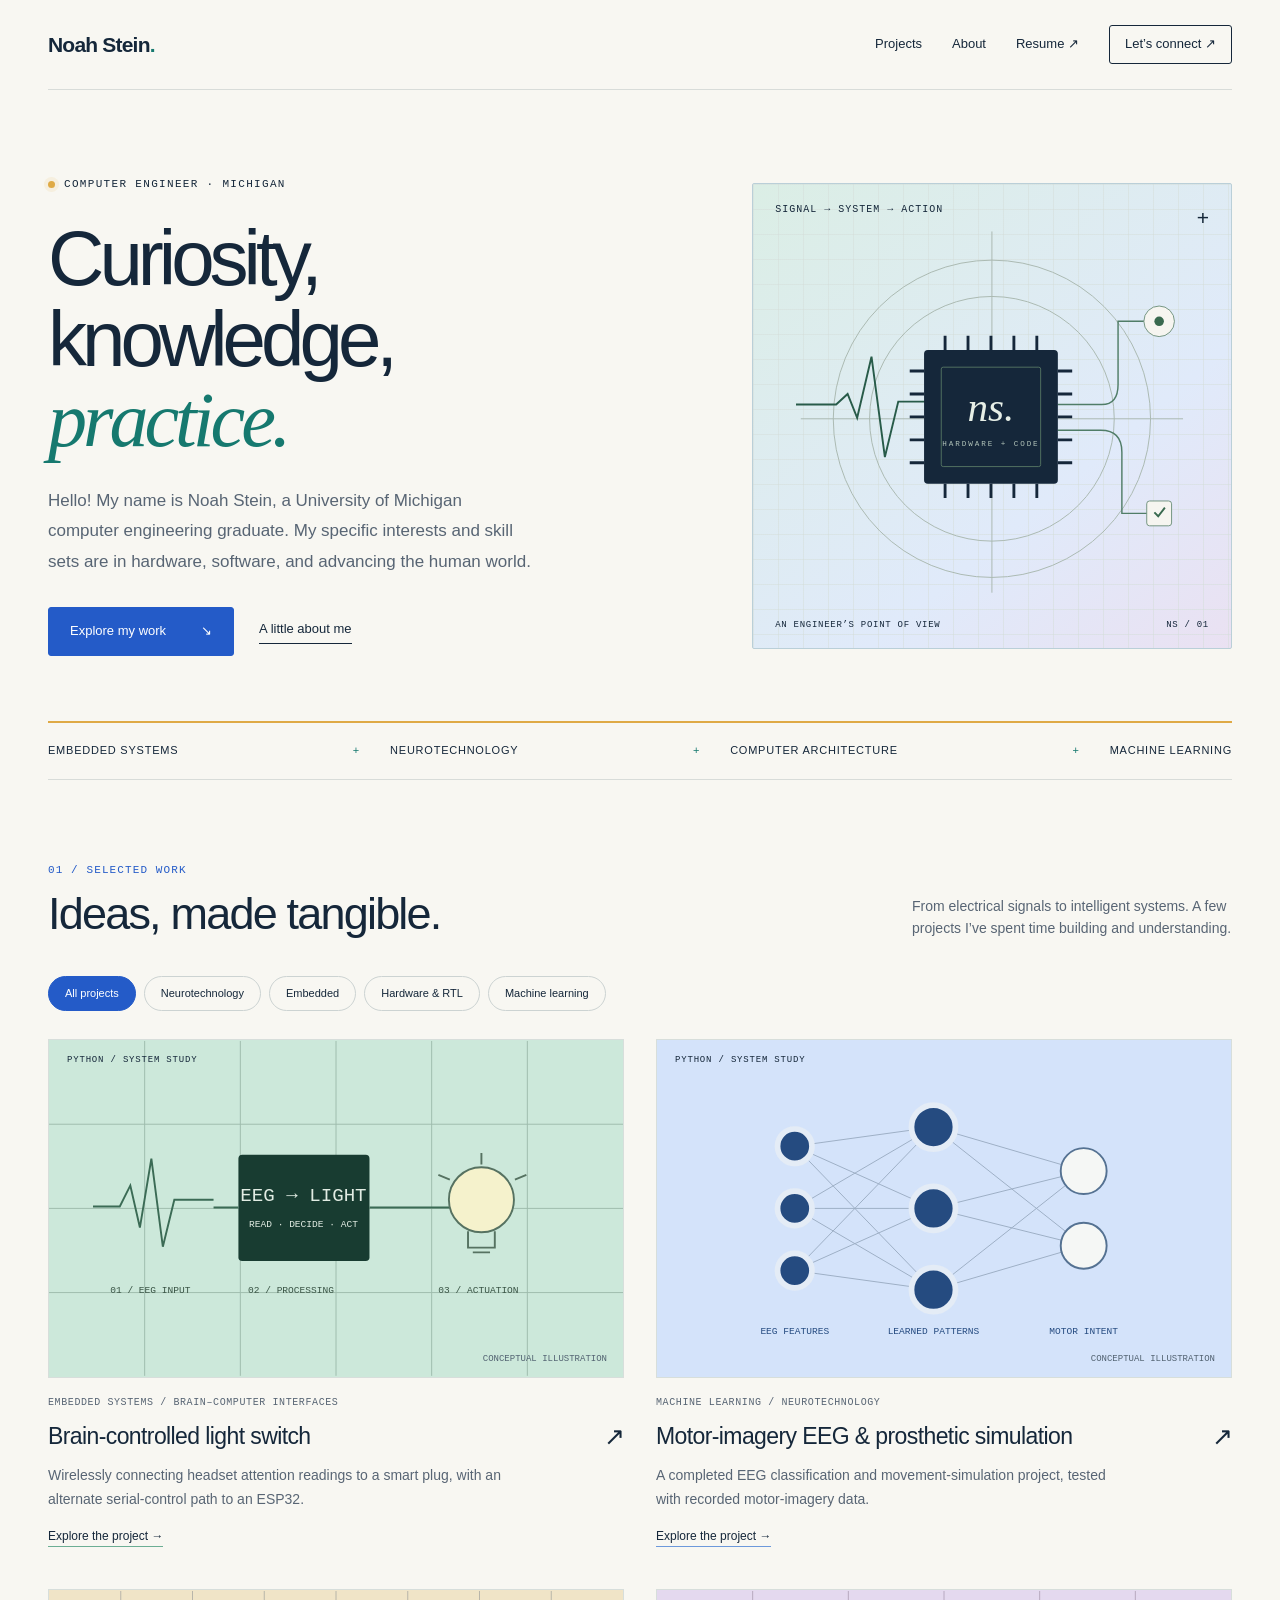
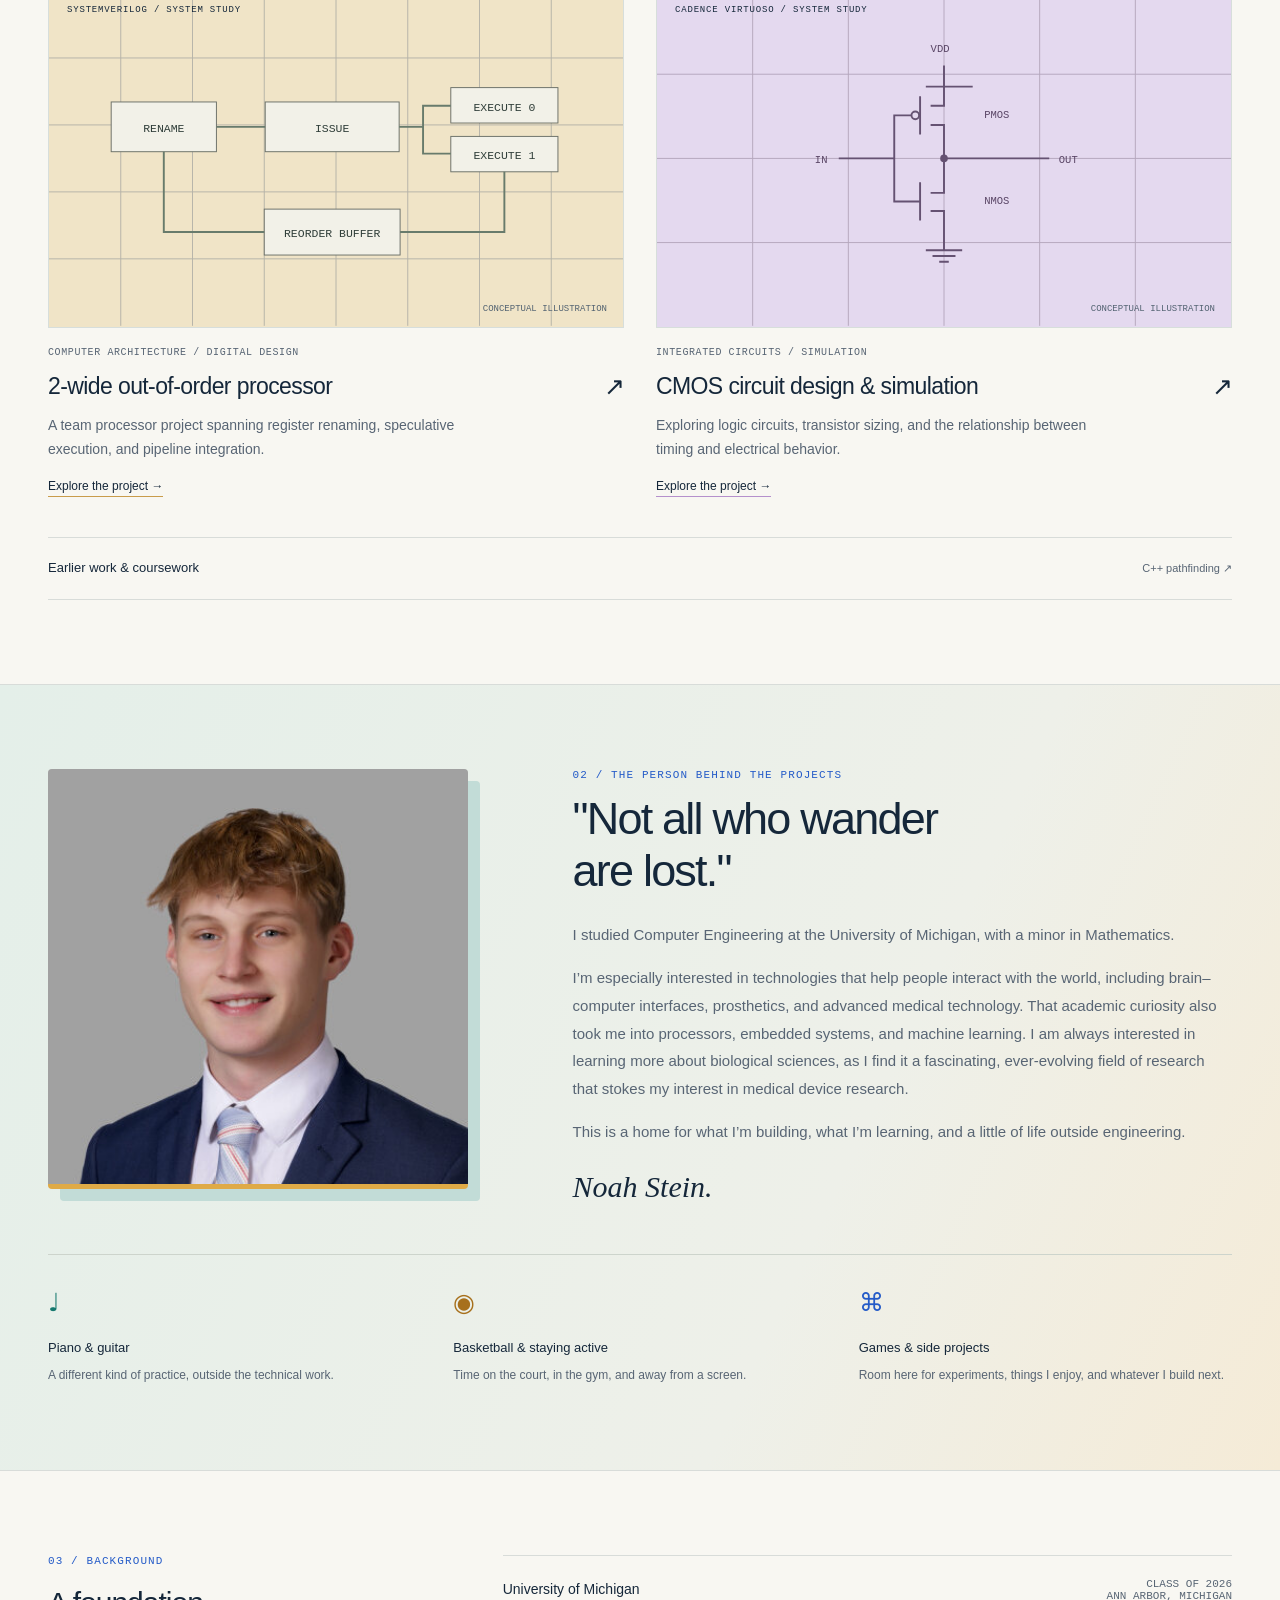
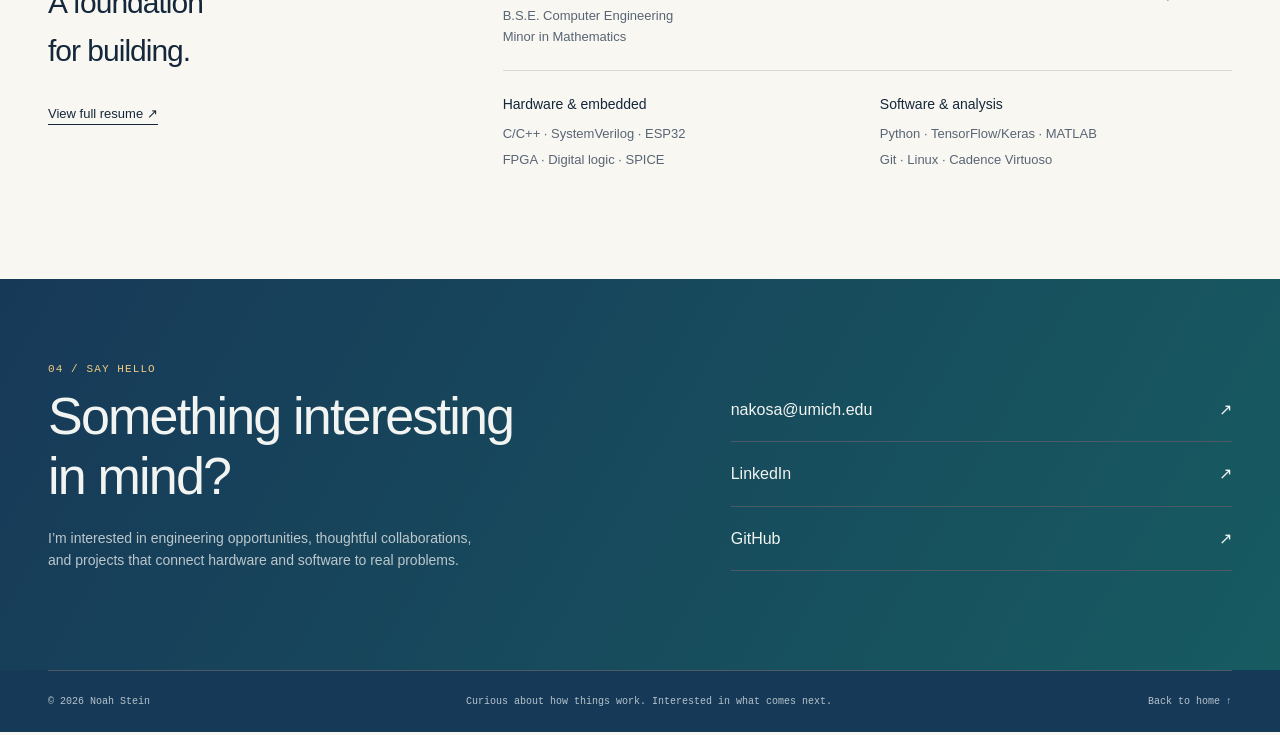
<file: index.html>
<!doctype html>
<html lang="en">
  <head>
    <meta charset="utf-8">
    <meta name="viewport" content="width=device-width, initial-scale=1">
    <meta name="robots" content="index,follow">
    <meta name="description" content="Noah Stein — Computer Engineer. Projects in embedded systems, neurotechnology, machine learning, and digital design.">
    <meta name="theme-color" content="#15273a">
    <title>Computer Engineer | Noah Stein</title>
    <link rel="icon" href="favicon.svg" type="image/svg+xml">
    <link rel="stylesheet" href="styles.css">
    <script src="app.js" defer></script>
  </head>
  <body>
    <a class="skip" href="#main">Skip to content</a>
    <header class="wrap">
      <nav class="nav" aria-label="Main navigation">
        <a class="brand" href="index.html">Noah Stein<span>.</span></a>
        <div class="nav-links">
          <a href="index.html#projects">Projects</a><a href="index.html#about">About</a><a href="Noah-Stein-Resume.pdf" target="_blank" rel="noopener">Resume ↗</a><a class="contact-link" href="index.html#contact">Let’s connect ↗</a>
        </div>
      </nav>
    </header>
    <main id="main">
      <div class="wrap">
        <section class="hero" aria-labelledby="hero-title">
          <div>
            <div class="eyebrow">
              <span class="dot"></span> Computer Engineer · Michigan
            </div>
            <h1 id="hero-title">Curiosity,<br>knowledge,<br><em>practice.</em></h1>
            <p class="intro">Hello! My name is Noah Stein, a University of Michigan computer engineering graduate. My specific interests and skill sets are in hardware, software, and advancing the human world.</p>
            <div class="actions">
              <a class="button" href="#projects">Explore my work <span aria-hidden="true">↘</span></a><a class="text-link" href="#about">A little about me</a>
            </div>
          </div>
          <div class="hero-art">
            <span class="art-label">SIGNAL → SYSTEM → ACTION</span><span class="coordinates" aria-hidden="true">+</span><svg xmlns="http://www.w3.org/2000/svg" viewBox="0 0 500 470" role="img" aria-label="Abstract illustration of a signal entering a processor and producing a physical output"><g fill="none" stroke="#a9b8b0" stroke-width="1"><circle cx="250" cy="238" r="166"/><circle cx="250" cy="238" r="128"/><path d="M250 42V420M50 238H450"/></g><path d="M45 223H87L99 212L109 237L124 173L138 278L152 220H181" stroke="#285b49" stroke-width="2" fill="none"/><path d="M319 223H365Q382 223 382 202V136H424M319 250H364Q386 250 386 273V337H425" stroke="#507d67" stroke-width="1.5" fill="none"/><g fill="#15273a"><rect x="179" y="166" width="140" height="140" rx="4"/><g stroke="#15273a" stroke-width="3"><path d="M201 151V166M225 151V166M249 151V166M273 151V166M297 151V166M201 306V321M225 306V321M249 306V321M273 306V321M297 306V321M164 188H179M164 212H179M164 236H179M164 260H179M164 284H179M319 188H334M319 212H334M319 236H334M319 260H334M319 284H334"/></g></g><rect x="197" y="184" width="104" height="104" rx="2" stroke="#537362" fill="none"/><text x="249" y="240" text-anchor="middle" font-family="Georgia,serif" font-style="italic" font-size="43" fill="#e6eee6">ns.</text><text x="249" y="267" text-anchor="middle" font-family="monospace" font-size="8" letter-spacing="2" fill="#b2c4ba">HARDWARE + CODE</text><g fill="#f6f5f0" stroke="#71927e"><circle cx="425" cy="136" r="16"/><rect x="412" y="324" width="26" height="26" rx="3"/></g><circle cx="425" cy="136" r="5" fill="#39694f"/><path d="M420 336l4 4 7-9" stroke="#39694f" fill="none" stroke-width="2"/></svg>
            <div class="art-caption">
              <span>AN ENGINEER’S POINT OF VIEW</span><span>NS / 01</span>
            </div>
          </div>
        </section>
        <div class="disciplines">
          <span>Embedded systems</span><span>Neurotechnology</span><span>Computer architecture</span><span>Machine learning</span>
        </div>
        <section class="section" id="projects" aria-labelledby="projects-title">
          <div class="section-head">
            <div>
              <div class="section-number">
                01 / SELECTED WORK
              </div>
              <h2 id="projects-title">Ideas, made tangible.</h2>
            </div>
            <p>From electrical signals to intelligent systems. A few projects I’ve spent time building and understanding.</p>
          </div>
          <div class="filters" role="group" aria-label="Filter projects">
            <button class="filter" data-filter="all" aria-pressed="true">All projects</button><button class="filter" data-filter="neurotech" aria-pressed="false">Neurotechnology</button><button class="filter" data-filter="embedded" aria-pressed="false">Embedded</button><button class="filter" data-filter="hardware" aria-pressed="false">Hardware & RTL</button><button class="filter" data-filter="ml" aria-pressed="false">Machine learning</button>
          </div>
          <p id="filter-status" aria-live="polite" style="position:absolute;width:1px;height:1px;overflow:hidden;clip-path:inset(50%)">4 projects shown</p>
          <div class="project-grid">
            <article class="project-card" data-category="embedded neurotech">
              <a href="brain-controlled-light-switch.html" aria-label="Read about Brain-controlled light switch">
              <div class="project-art bci">
                <span class="art-tag">PYTHON / SYSTEM STUDY</span><svg xmlns="http://www.w3.org/2000/svg" viewBox="0 0 600 350" role="img" aria-label="Conceptual EEG signal processing and light actuation diagram"><g fill="none" stroke="#9ebbad" stroke-width="1"><path d="M0 87H600M0 175H600M0 263H600M100 0V350M200 0V350M300 0V350M400 0V350M500 0V350"/></g><path d="M46 173H74L85 151L95 195L107 123L119 215L131 166H172" fill="none" stroke="#3b6b55" stroke-width="2"/><rect x="198" y="119" width="137" height="111" rx="4" fill="#183c31"/><g fill="#e1ece3" font-family="monospace" text-anchor="middle"><text x="266" y="167" font-size="20">EEG → LIGHT</text><text x="266" y="194" font-size="10">READ · DECIDE · ACT</text></g><path d="M172 174H198M335 174H420" fill="none" stroke="#3b6b55" stroke-width="2"/><circle cx="452" cy="166" r="34" fill="#f5f2cc" stroke="#567261" stroke-width="2"/><path d="M438 199v17h28v-17M443 221h18M452 129v-12M487 145l12-5M419 145l-12-5" fill="none" stroke="#567261" stroke-width="2"/><g fill="#385344" font-size="10" font-family="monospace"><text x="64" y="263">01 / EEG INPUT</text><text x="208" y="263">02 / PROCESSING</text><text x="407" y="263">03 / ACTUATION</text></g></svg>
                <span class="art-note">CONCEPTUAL ILLUSTRATION</span>
              </div>
              <div class="project-meta">
                Embedded systems / Brain–computer interfaces
              </div>
              <h3 class="project-title">Brain-controlled light switch <span class="arrow" aria-hidden="true">↗</span></h3>
              </a>
              <p>Wirelessly connecting headset attention readings to a smart plug, with an alternate serial-control path to an ESP32.</p>
              <a class="read-link" href="brain-controlled-light-switch.html">Explore the project →</a>
            </article>
            <article class="project-card" data-category="neurotech ml">
              <a href="motor-imagery-eeg.html" aria-label="Read about Motor-imagery EEG &amp; prosthetic simulation">
              <div class="project-art ml">
                <span class="art-tag">PYTHON / SYSTEM STUDY</span><svg xmlns="http://www.w3.org/2000/svg" viewBox="0 0 600 350" role="img" aria-label="Illustration of EEG inputs, learned patterns, and motor imagery predictions; not the exact network architecture"><g stroke="#9caec4" stroke-width="1" fill="none"><path d="M144 110L289 90M144 110L289 175M144 110L289 260M144 175L289 90M144 175L289 175M144 175L289 260M144 240L289 90M144 240L289 175M144 240L289 260M289 90L446 136M289 175L446 136M289 260L446 136M289 90L446 214M289 175L446 214M289 260L446 214"/></g><g fill="#254b80" stroke="#e4ecf6" stroke-width="6"><circle cx="144" cy="110" r="18"/><circle cx="144" cy="175" r="18"/><circle cx="144" cy="240" r="18"/><circle cx="289" cy="90" r="23"/><circle cx="289" cy="175" r="23"/><circle cx="289" cy="260" r="23"/></g><g fill="#f5f7f5" stroke="#557292" stroke-width="2"><circle cx="446" cy="136" r="24"/><circle cx="446" cy="214" r="24"/></g><g fill="#254b80" font-family="monospace" font-size="10" text-anchor="middle"><text x="144" y="306">EEG FEATURES</text><text x="289" y="306">LEARNED PATTERNS</text><text x="446" y="306">MOTOR INTENT</text></g></svg>
                <span class="art-note">CONCEPTUAL ILLUSTRATION</span>
              </div>
              <div class="project-meta">
                Machine learning / Neurotechnology
              </div>
              <h3 class="project-title">Motor-imagery EEG & prosthetic simulation <span class="arrow" aria-hidden="true">↗</span></h3>
              </a>
              <p>A completed EEG classification and movement-simulation project, tested with recorded motor-imagery data.</p>
              <a class="read-link" href="motor-imagery-eeg.html">Explore the project →</a>
            </article>
            <article class="project-card" data-category="hardware">
              <a href="out-of-order-processor.html" aria-label="Read about 2-wide out-of-order processor">
              <div class="project-art cpu">
                <span class="art-tag">SYSTEMVERILOG / SYSTEM STUDY</span><svg xmlns="http://www.w3.org/2000/svg" viewBox="0 0 600 350" role="img" aria-label="Simplified processor concept showing renaming, issue, parallel execution and reorder buffer"><g fill="none" stroke="#b5b3a8" stroke-width="1"><path d="M0 70H600M0 140H600M0 210H600M0 280H600M75 0V350M150 0V350M225 0V350M300 0V350M375 0V350M450 0V350M525 0V350"/></g><g stroke="#6b7068" fill="#f2f1e8"><rect x="65" y="116" width="110" height="52"/><rect x="226" y="116" width="140" height="52"/><rect x="420" y="101" width="112" height="37"/><rect x="420" y="152" width="112" height="37"/><rect x="225" y="228" width="142" height="48"/></g><g fill="#303e39" font-family="monospace" font-size="12" text-anchor="middle"><text x="120" y="147">RENAME</text><text x="296" y="147">ISSUE</text><text x="476" y="125">EXECUTE 0</text><text x="476" y="176">EXECUTE 1</text><text x="296" y="257">REORDER BUFFER</text></g><g fill="none" stroke="#687b6c" stroke-width="2"><path d="M175 142H226M366 142H391V120H420M391 142V170H420M476 189V252H367M225 252H120V168"/></g></svg>
                <span class="art-note">CONCEPTUAL ILLUSTRATION</span>
              </div>
              <div class="project-meta">
                Computer architecture / Digital design
              </div>
              <h3 class="project-title">2-wide out-of-order processor <span class="arrow" aria-hidden="true">↗</span></h3>
              </a>
              <p>A team processor project spanning register renaming, speculative execution, and pipeline integration.</p>
              <a class="read-link" href="out-of-order-processor.html">Explore the project →</a>
            </article>
            <article class="project-card" data-category="hardware">
              <a href="digital-circuit-design.html" aria-label="Read about CMOS circuit design &amp; simulation">
              <div class="project-art circuit">
                <span class="art-tag">CADENCE VIRTUOSO / SYSTEM STUDY</span><svg xmlns="http://www.w3.org/2000/svg" viewBox="0 0 600 350" role="img" aria-label="Simplified complementary transistor concept illustration"><g fill="none" stroke="#b5a7bd" stroke-width="1"><path d="M0 87H600M0 175H600M0 263H600M100 0V350M200 0V350M300 0V350M400 0V350M500 0V350"/></g><g fill="none" stroke="#655272" stroke-width="2"><path d="M300 78V120H286M275 110V150M286 140H300V175H410M300 175V211H286M275 200V240M286 230H300V271M190 175H248V130H266M248 175V220H275M281 100H330M281 271H319M288 277H312M295 283H305"/><circle cx="270" cy="130" r="4"/><circle cx="300" cy="175" r="3" fill="#655272"/></g><g fill="#594565" font-size="11" font-family="monospace"><text x="286" y="64">VDD</text><text x="165" y="180">IN</text><text x="420" y="180">OUT</text><text x="342" y="133">PMOS</text><text x="342" y="223">NMOS</text></g></svg>
                <span class="art-note">CONCEPTUAL ILLUSTRATION</span>
              </div>
              <div class="project-meta">
                Integrated circuits / Simulation
              </div>
              <h3 class="project-title">CMOS circuit design & simulation <span class="arrow" aria-hidden="true">↗</span></h3>
              </a>
              <p>Exploring logic circuits, transistor sizing, and the relationship between timing and electrical behavior.</p>
              <a class="read-link" href="digital-circuit-design.html">Explore the project →</a>
            </article>
          </div>
          <a class="archive-link" href="coursework.html">Earlier work & coursework <span>C++ pathfinding ↗</span></a>
        </section>
      </div>
      <div class="about-shell">
        <section class="section wrap" id="about" aria-labelledby="about-title">
          <div class="about">
            <div class="about-photo">
              <img src="noah-stein-headshot.jpg" alt="Noah Stein wearing a navy suit and tie" width="400" height="400" loading="lazy">
            </div>
            <div class="about-copy">
              <div class="section-number">
                02 / THE PERSON BEHIND THE PROJECTS
              </div>
              <h2 id="about-title">"Not all who wander<br>are lost."</h2>
              <p>I studied Computer Engineering at the University of Michigan, with a minor in Mathematics.</p>
              <p>I’m especially interested in technologies that help people interact with the world, including brain–computer interfaces, prosthetics, and advanced medical technology. That academic curiosity also took me into processors, embedded systems, and machine learning. I am always interested in learning more about biological sciences, as I find it a fascinating, ever-evolving field of research that stokes my interest in medical device research.</p>
              <p>This is a home for what I’m building, what I’m learning, and a little of life outside engineering.</p>
              <p class="signature">Noah Stein.</p>
            </div>
          </div>
          <div class="beyond">
            <div>
              <span class="symbol" aria-hidden="true">♩</span>
              <h3>Piano & guitar</h3>
              <p>A different kind of practice, outside the technical work.</p>
            </div>
            <div>
              <span class="symbol" aria-hidden="true">◉</span>
              <h3>Basketball & staying active</h3>
              <p>Time on the court, in the gym, and away from a screen.</p>
            </div>
            <div>
              <span class="symbol" aria-hidden="true">⌘</span>
              <h3>Games & side projects</h3>
              <p>Room here for experiments, things I enjoy, and whatever I build next.</p>
            </div>
          </div>
        </section>
      </div>
      <section class="section wrap background" aria-labelledby="background-title">
        <div>
          <div class="section-number">
            03 / BACKGROUND
          </div>
          <h2 id="background-title">A foundation<br>for building.</h2>
          <a class="text-link" href="Noah-Stein-Resume.pdf" target="_blank" rel="noopener">View full resume ↗</a>
        </div>
        <div>
          <div class="background-row">
            <div>
              <h3>University of Michigan</h3>
              <p>B.S.E. Computer Engineering<br>Minor in Mathematics</p>
            </div>
            <div class="date">
              CLASS OF 2026<br>ANN ARBOR, MICHIGAN
            </div>
          </div>
          <div class="background-row">
            <div>
              <h3>Hardware & embedded</h3>
              <p class="tool-list">C/C++ · SystemVerilog · ESP32<br>FPGA · Digital logic · SPICE</p>
            </div>
            <div>
              <h3>Software & analysis</h3>
              <p class="tool-list">Python · TensorFlow/Keras · MATLAB<br>Git · Linux · Cadence Virtuoso</p>
            </div>
          </div>
        </div>
      </section>
      <div class="contact-shell">
        <section class="section wrap contact" id="contact" aria-labelledby="contact-title">
          <div>
            <div class="section-number">
              04 / SAY HELLO
            </div>
            <h2 id="contact-title">Something interesting<br>in mind?</h2>
            <p>I’m interested in engineering opportunities, thoughtful collaborations, and projects that connect hardware and software to real problems.</p>
          </div>
          <div class="contact-links">
            <a href="mailto:nakosa@umich.edu">nakosa@umich.edu <span aria-hidden="true">↗</span></a><a href="https://www.linkedin.com/in/noah-m-stein" target="_blank" rel="noopener">LinkedIn <span aria-hidden="true">↗</span></a><a href="https://github.com/nakosa6292" target="_blank" rel="noopener">GitHub <span aria-hidden="true">↗</span></a>
          </div>
        </section>
      </div>
    </main>
    <footer class="footer">
      <div class="wrap">
        <span>© 2026 Noah Stein</span><span>Curious about how things work. Interested in what comes next.</span><a href="index.html">Back to home ↑</a>
      </div>
    </footer>
  </body>
</html>
</file>
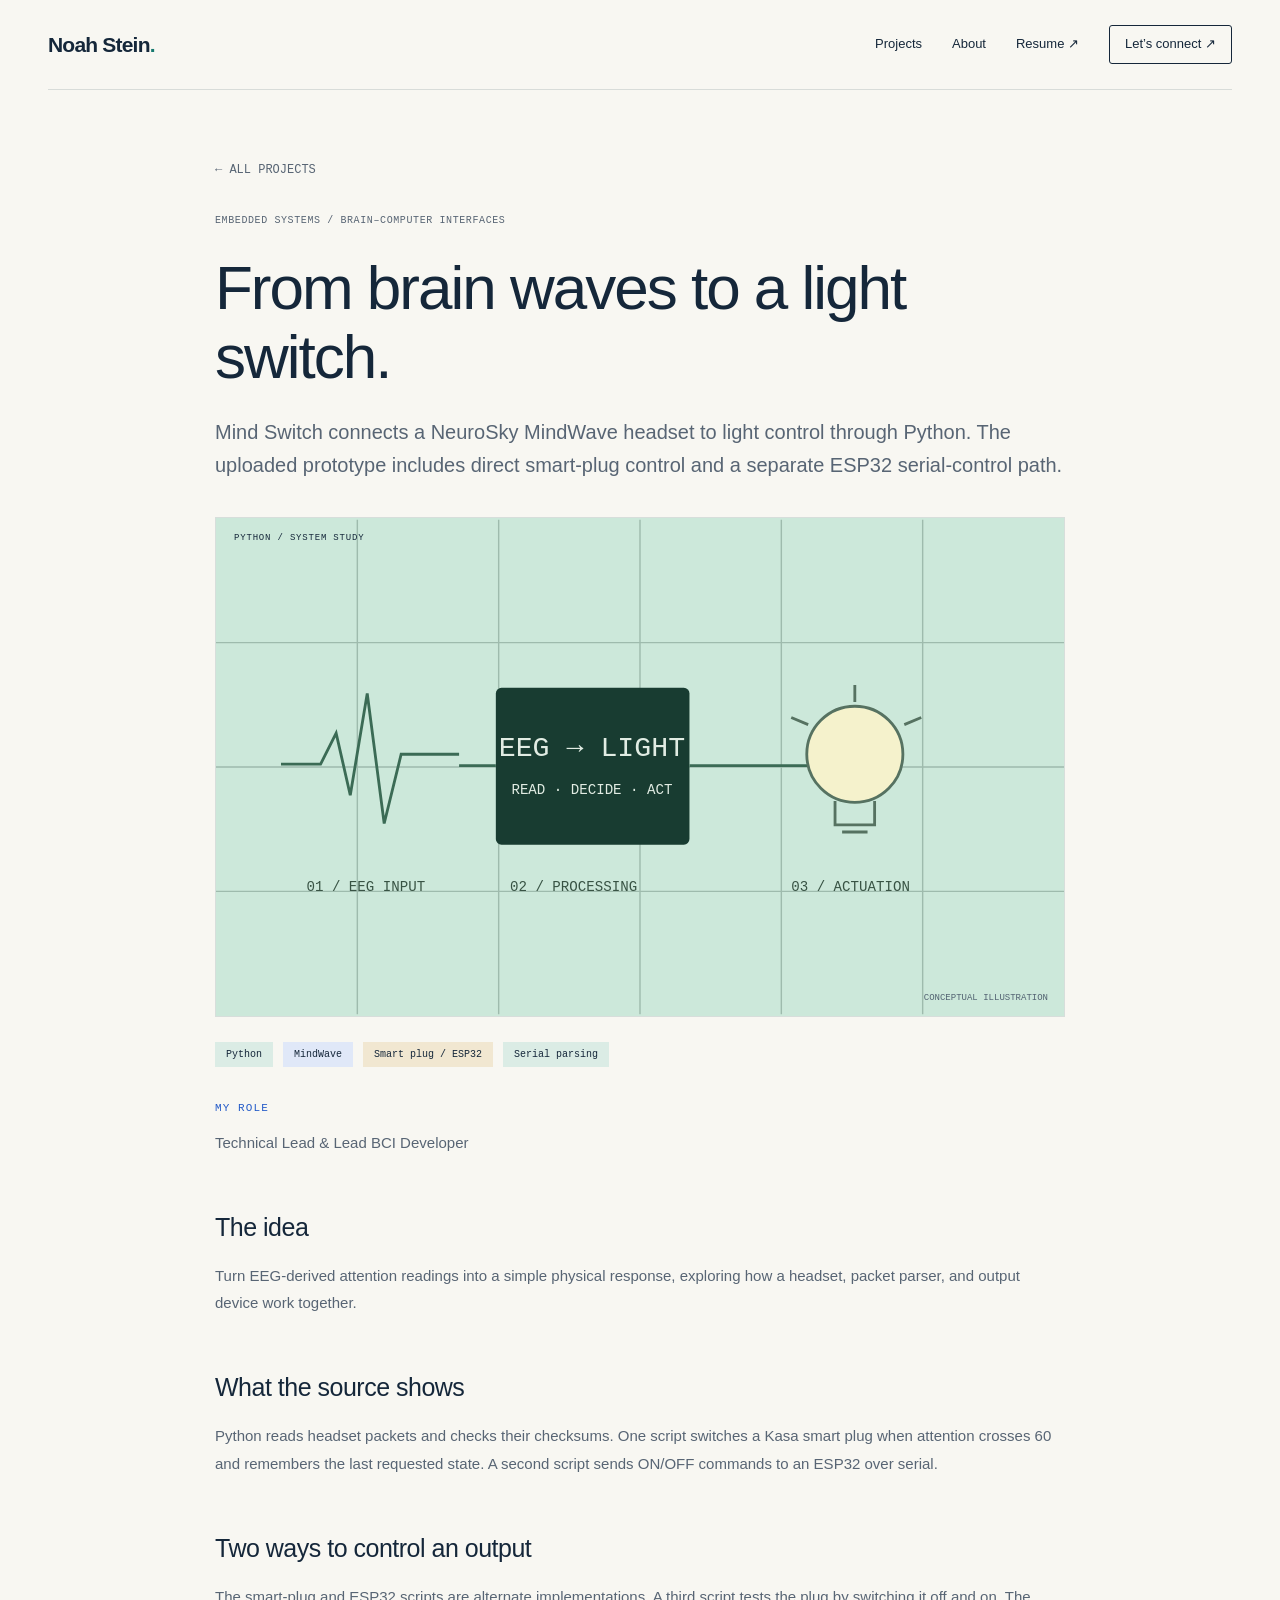
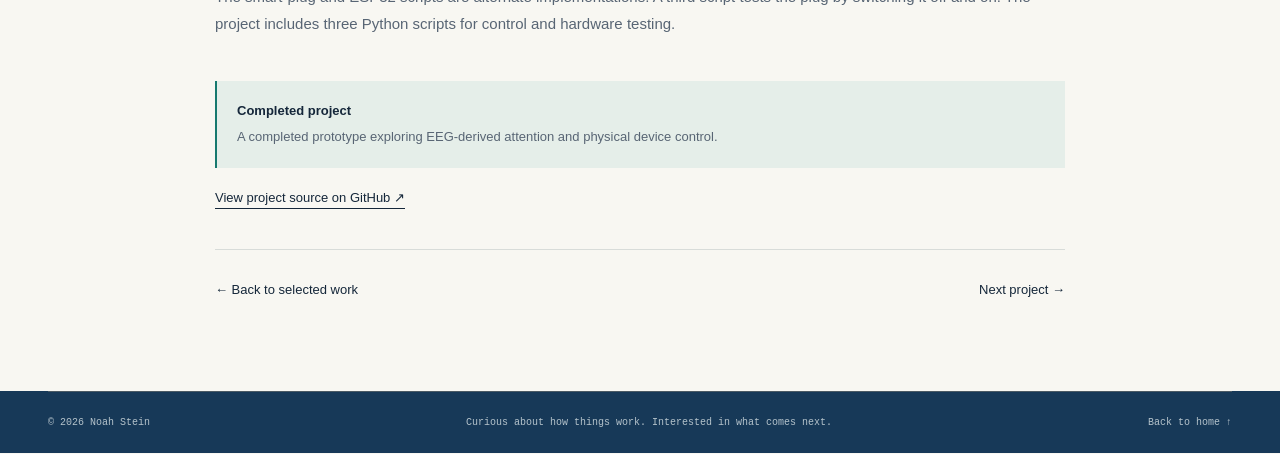
<file: brain-controlled-light-switch.html>
<!doctype html>
<html lang="en">
  <head>
    <meta charset="utf-8">
    <meta name="viewport" content="width=device-width, initial-scale=1">
    <meta name="robots" content="index,follow">
    <meta name="description" content="Noah Stein — Computer Engineer. Projects in embedded systems, neurotechnology, machine learning, and digital design.">
    <meta name="theme-color" content="#15273a">
    <title>Brain-controlled light switch | Noah Stein</title>
    <link rel="icon" href="favicon.svg" type="image/svg+xml">
    <link rel="stylesheet" href="styles.css">
    <script src="app.js" defer></script>
  </head>
  <body>
    <a class="skip" href="#main">Skip to content</a>
    <header class="wrap">
      <nav class="nav" aria-label="Main navigation">
        <a class="brand" href="index.html">Noah Stein<span>.</span></a>
        <div class="nav-links">
          <a href="index.html#projects">Projects</a><a href="index.html#about">About</a><a href="Noah-Stein-Resume.pdf" target="_blank" rel="noopener">Resume ↗</a><a class="contact-link" href="index.html#contact">Let’s connect ↗</a>
        </div>
      </nav>
    </header>
    <main id="main" class="wrap">
      <article class="project-page">
        <a class="back" href="index.html#projects">← ALL PROJECTS</a>
        <div class="project-meta" style="margin-top:35px">
          Embedded systems / Brain–computer interfaces
        </div>
        <h1>From brain waves to a light switch.</h1>
        <p class="lede">Mind Switch connects a NeuroSky MindWave headset to light control through Python. The uploaded prototype includes direct smart-plug control and a separate ESP32 serial-control path.</p>
        <div class="project-art bci">
          <span class="art-tag">PYTHON / SYSTEM STUDY</span><svg xmlns="http://www.w3.org/2000/svg" viewBox="0 0 600 350" role="img" aria-label="Conceptual EEG signal processing and light actuation diagram"><g fill="none" stroke="#9ebbad" stroke-width="1"><path d="M0 87H600M0 175H600M0 263H600M100 0V350M200 0V350M300 0V350M400 0V350M500 0V350"/></g><path d="M46 173H74L85 151L95 195L107 123L119 215L131 166H172" fill="none" stroke="#3b6b55" stroke-width="2"/><rect x="198" y="119" width="137" height="111" rx="4" fill="#183c31"/><g fill="#e1ece3" font-family="monospace" text-anchor="middle"><text x="266" y="167" font-size="20">EEG → LIGHT</text><text x="266" y="194" font-size="10">READ · DECIDE · ACT</text></g><path d="M172 174H198M335 174H420" fill="none" stroke="#3b6b55" stroke-width="2"/><circle cx="452" cy="166" r="34" fill="#f5f2cc" stroke="#567261" stroke-width="2"/><path d="M438 199v17h28v-17M443 221h18M452 129v-12M487 145l12-5M419 145l-12-5" fill="none" stroke="#567261" stroke-width="2"/><g fill="#385344" font-size="10" font-family="monospace"><text x="64" y="263">01 / EEG INPUT</text><text x="208" y="263">02 / PROCESSING</text><text x="407" y="263">03 / ACTUATION</text></g></svg>
          <span class="art-note">CONCEPTUAL ILLUSTRATION</span>
        </div>
        <div class="detail-meta">
          <span>Python</span><span>MindWave</span><span>Smart plug / ESP32</span><span>Serial parsing</span>
        </div>
        <div class="detail-body">
          <section>
            <div class="section-number">
              MY ROLE
            </div>
            <p>Technical Lead & Lead BCI Developer</p>
          </section>
          <section>
            <h2>The idea</h2>
            <p>Turn EEG-derived attention readings into a simple physical response, exploring how a headset, packet parser, and output device work together.</p>
          </section>
          <section>
            <h2>What the source shows</h2>
            <p>Python reads headset packets and checks their checksums. One script switches a Kasa smart plug when attention crosses 60 and remembers the last requested state. A second script sends ON/OFF commands to an ESP32 over serial.</p>
          </section>
          <section>
            <h2>Two ways to control an output</h2>
            <p>The smart-plug and ESP32 scripts are alternate implementations. A third script tests the plug by switching it off and on. The project includes three Python scripts for control and hardware testing.</p>
          </section>
        </div>
        <aside class="project-status">
          <strong>Completed project</strong>A completed prototype exploring EEG-derived attention and physical device control.
        </aside>
        <p><a class="text-link" href="https://github.com/nakosa6292/brain-controlled-light-switch" target="_blank" rel="noopener">View project source on GitHub ↗</a></p>
        <div class="detail-next">
          <a href="index.html#projects">← Back to selected work</a><a href="motor-imagery-eeg.html">Next project →</a>
        </div>
      </article>
    </main>
    <footer class="footer">
      <div class="wrap">
        <span>© 2026 Noah Stein</span><span>Curious about how things work. Interested in what comes next.</span><a href="index.html">Back to home ↑</a>
      </div>
    </footer>
  </body>
</html>
</file>
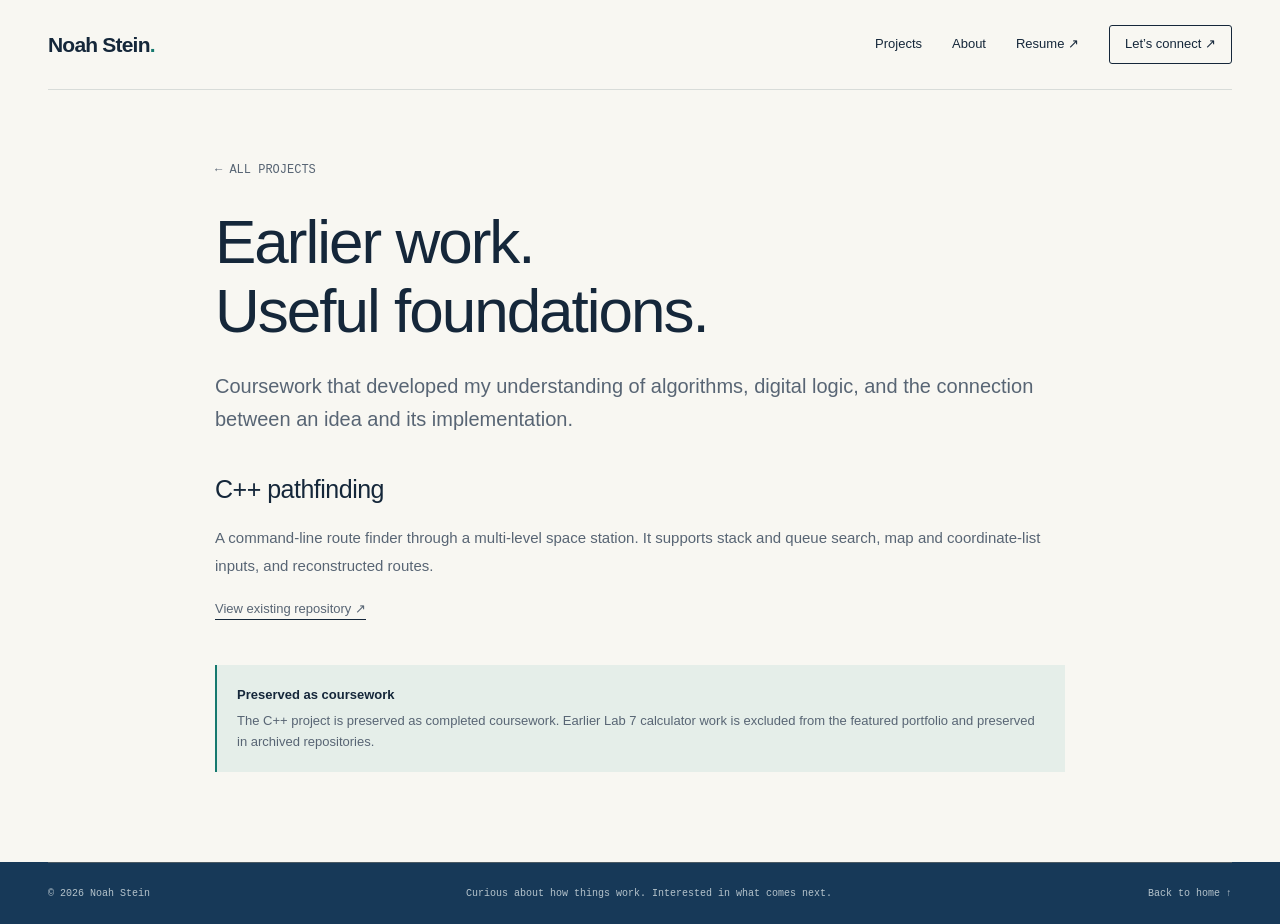
<file: coursework.html>
<!doctype html>
<html lang="en">
  <head>
    <meta charset="utf-8">
    <meta name="viewport" content="width=device-width, initial-scale=1">
    <meta name="robots" content="index,follow">
    <meta name="description" content="Noah Stein — Computer Engineer. Projects in embedded systems, neurotechnology, machine learning, and digital design.">
    <meta name="theme-color" content="#15273a">
    <title>Earlier work &amp; coursework | Noah Stein</title>
    <link rel="icon" href="favicon.svg" type="image/svg+xml">
    <link rel="stylesheet" href="styles.css">
    <script src="app.js" defer></script>
  </head>
  <body>
    <a class="skip" href="#main">Skip to content</a>
    <header class="wrap">
      <nav class="nav" aria-label="Main navigation">
        <a class="brand" href="index.html">Noah Stein<span>.</span></a>
        <div class="nav-links">
          <a href="index.html#projects">Projects</a><a href="index.html#about">About</a><a href="Noah-Stein-Resume.pdf" target="_blank" rel="noopener">Resume ↗</a><a class="contact-link" href="index.html#contact">Let’s connect ↗</a>
        </div>
      </nav>
    </header>
    <main id="main" class="wrap">
      <article class="project-page">
        <a class="back" href="index.html#projects">← ALL PROJECTS</a>
        <h1>Earlier work.<br>Useful foundations.</h1>
        <p class="lede">Coursework that developed my understanding of algorithms, digital logic, and the connection between an idea and its implementation.</p>
        <div class="detail-body">
          <section>
            <h2>C++ pathfinding</h2>
            <p>A command-line route finder through a multi-level space station. It supports stack and queue search, map and coordinate-list inputs, and reconstructed routes.</p>
            <p><a class="text-link" href="https://github.com/nakosa6292/281p1" target="_blank" rel="noopener">View existing repository ↗</a></p>
          </section>
        </div>
        <aside class="project-status">
          <strong>Preserved as coursework</strong>The C++ project is preserved as completed coursework. Earlier Lab 7 calculator work is excluded from the featured portfolio and preserved in archived repositories.
        </aside>
      </article>
    </main>
    <footer class="footer">
      <div class="wrap">
        <span>© 2026 Noah Stein</span><span>Curious about how things work. Interested in what comes next.</span><a href="index.html">Back to home ↑</a>
      </div>
    </footer>
  </body>
</html>
</file>
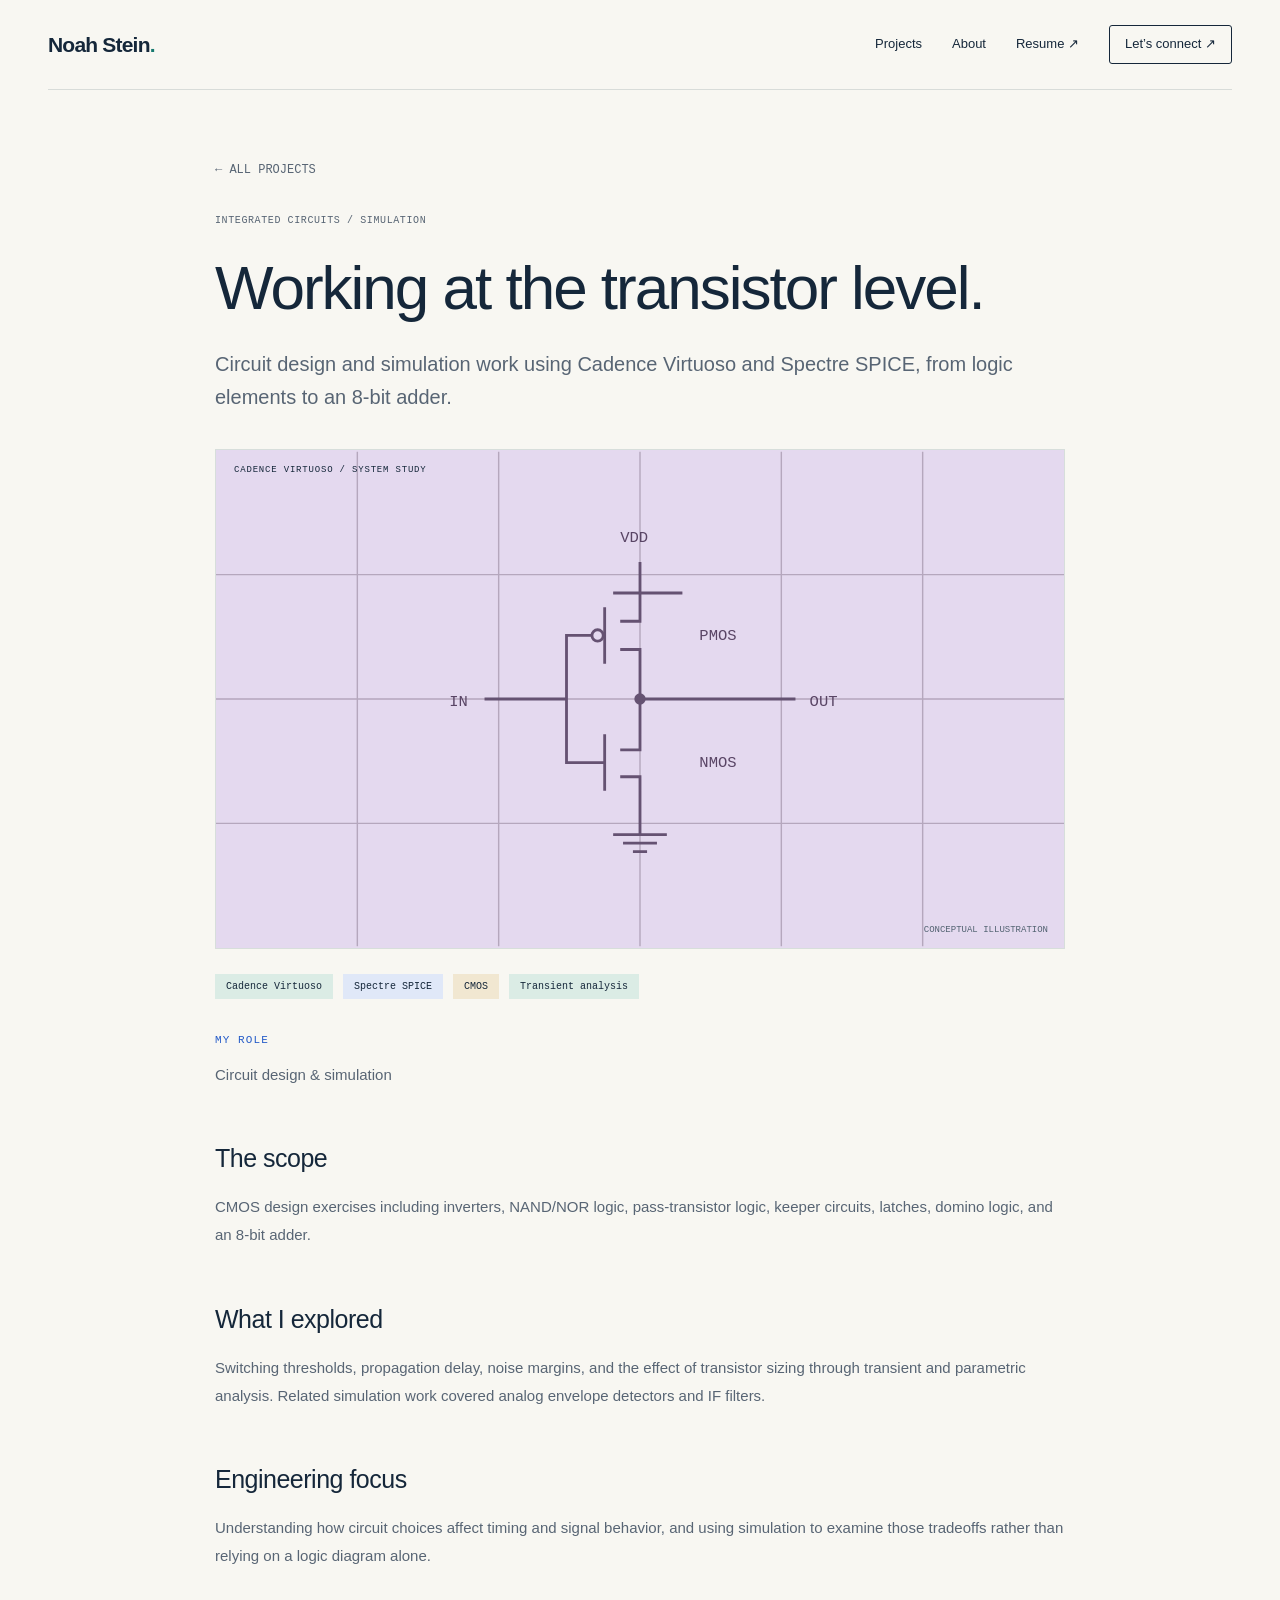
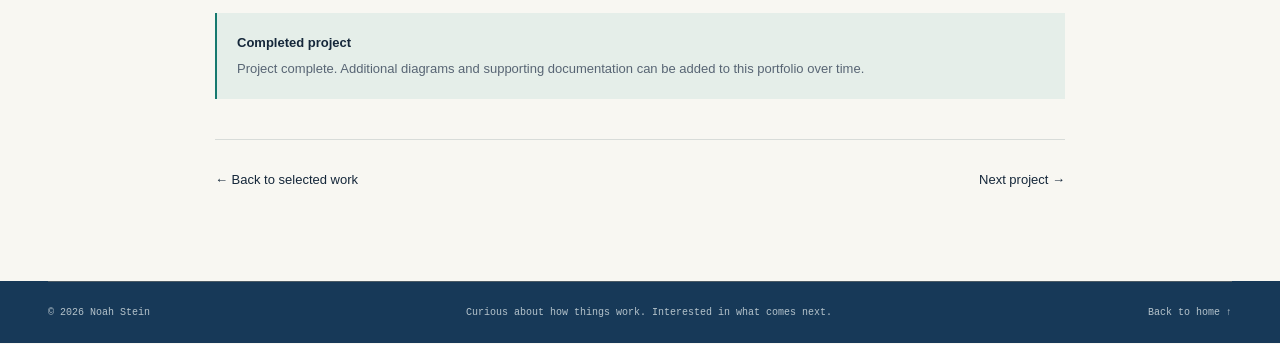
<file: digital-circuit-design.html>
<!doctype html>
<html lang="en">
  <head>
    <meta charset="utf-8">
    <meta name="viewport" content="width=device-width, initial-scale=1">
    <meta name="robots" content="index,follow">
    <meta name="description" content="Noah Stein — Computer Engineer. Projects in embedded systems, neurotechnology, machine learning, and digital design.">
    <meta name="theme-color" content="#15273a">
    <title>CMOS circuit design &amp; simulation | Noah Stein</title>
    <link rel="icon" href="favicon.svg" type="image/svg+xml">
    <link rel="stylesheet" href="styles.css">
    <script src="app.js" defer></script>
  </head>
  <body>
    <a class="skip" href="#main">Skip to content</a>
    <header class="wrap">
      <nav class="nav" aria-label="Main navigation">
        <a class="brand" href="index.html">Noah Stein<span>.</span></a>
        <div class="nav-links">
          <a href="index.html#projects">Projects</a><a href="index.html#about">About</a><a href="Noah-Stein-Resume.pdf" target="_blank" rel="noopener">Resume ↗</a><a class="contact-link" href="index.html#contact">Let’s connect ↗</a>
        </div>
      </nav>
    </header>
    <main id="main" class="wrap">
      <article class="project-page">
        <a class="back" href="index.html#projects">← ALL PROJECTS</a>
        <div class="project-meta" style="margin-top:35px">
          Integrated circuits / Simulation
        </div>
        <h1>Working at the transistor level.</h1>
        <p class="lede">Circuit design and simulation work using Cadence Virtuoso and Spectre SPICE, from logic elements to an 8-bit adder.</p>
        <div class="project-art circuit">
          <span class="art-tag">CADENCE VIRTUOSO / SYSTEM STUDY</span><svg xmlns="http://www.w3.org/2000/svg" viewBox="0 0 600 350" role="img" aria-label="Simplified complementary transistor concept illustration"><g fill="none" stroke="#b5a7bd" stroke-width="1"><path d="M0 87H600M0 175H600M0 263H600M100 0V350M200 0V350M300 0V350M400 0V350M500 0V350"/></g><g fill="none" stroke="#655272" stroke-width="2"><path d="M300 78V120H286M275 110V150M286 140H300V175H410M300 175V211H286M275 200V240M286 230H300V271M190 175H248V130H266M248 175V220H275M281 100H330M281 271H319M288 277H312M295 283H305"/><circle cx="270" cy="130" r="4"/><circle cx="300" cy="175" r="3" fill="#655272"/></g><g fill="#594565" font-size="11" font-family="monospace"><text x="286" y="64">VDD</text><text x="165" y="180">IN</text><text x="420" y="180">OUT</text><text x="342" y="133">PMOS</text><text x="342" y="223">NMOS</text></g></svg>
          <span class="art-note">CONCEPTUAL ILLUSTRATION</span>
        </div>
        <div class="detail-meta">
          <span>Cadence Virtuoso</span><span>Spectre SPICE</span><span>CMOS</span><span>Transient analysis</span>
        </div>
        <div class="detail-body">
          <section>
            <div class="section-number">
              MY ROLE
            </div>
            <p>Circuit design & simulation</p>
          </section>
          <section>
            <h2>The scope</h2>
            <p>CMOS design exercises including inverters, NAND/NOR logic, pass-transistor logic, keeper circuits, latches, domino logic, and an 8-bit adder.</p>
          </section>
          <section>
            <h2>What I explored</h2>
            <p>Switching thresholds, propagation delay, noise margins, and the effect of transistor sizing through transient and parametric analysis. Related simulation work covered analog envelope detectors and IF filters.</p>
          </section>
          <section>
            <h2>Engineering focus</h2>
            <p>Understanding how circuit choices affect timing and signal behavior, and using simulation to examine those tradeoffs rather than relying on a logic diagram alone.</p>
          </section>
        </div>
        <aside class="project-status">
          <strong>Completed project</strong>Project complete. Additional diagrams and supporting documentation can be added to this portfolio over time.
        </aside>
        <div class="detail-next">
          <a href="index.html#projects">← Back to selected work</a><a href="brain-controlled-light-switch.html">Next project →</a>
        </div>
      </article>
    </main>
    <footer class="footer">
      <div class="wrap">
        <span>© 2026 Noah Stein</span><span>Curious about how things work. Interested in what comes next.</span><a href="index.html">Back to home ↑</a>
      </div>
    </footer>
  </body>
</html>
</file>
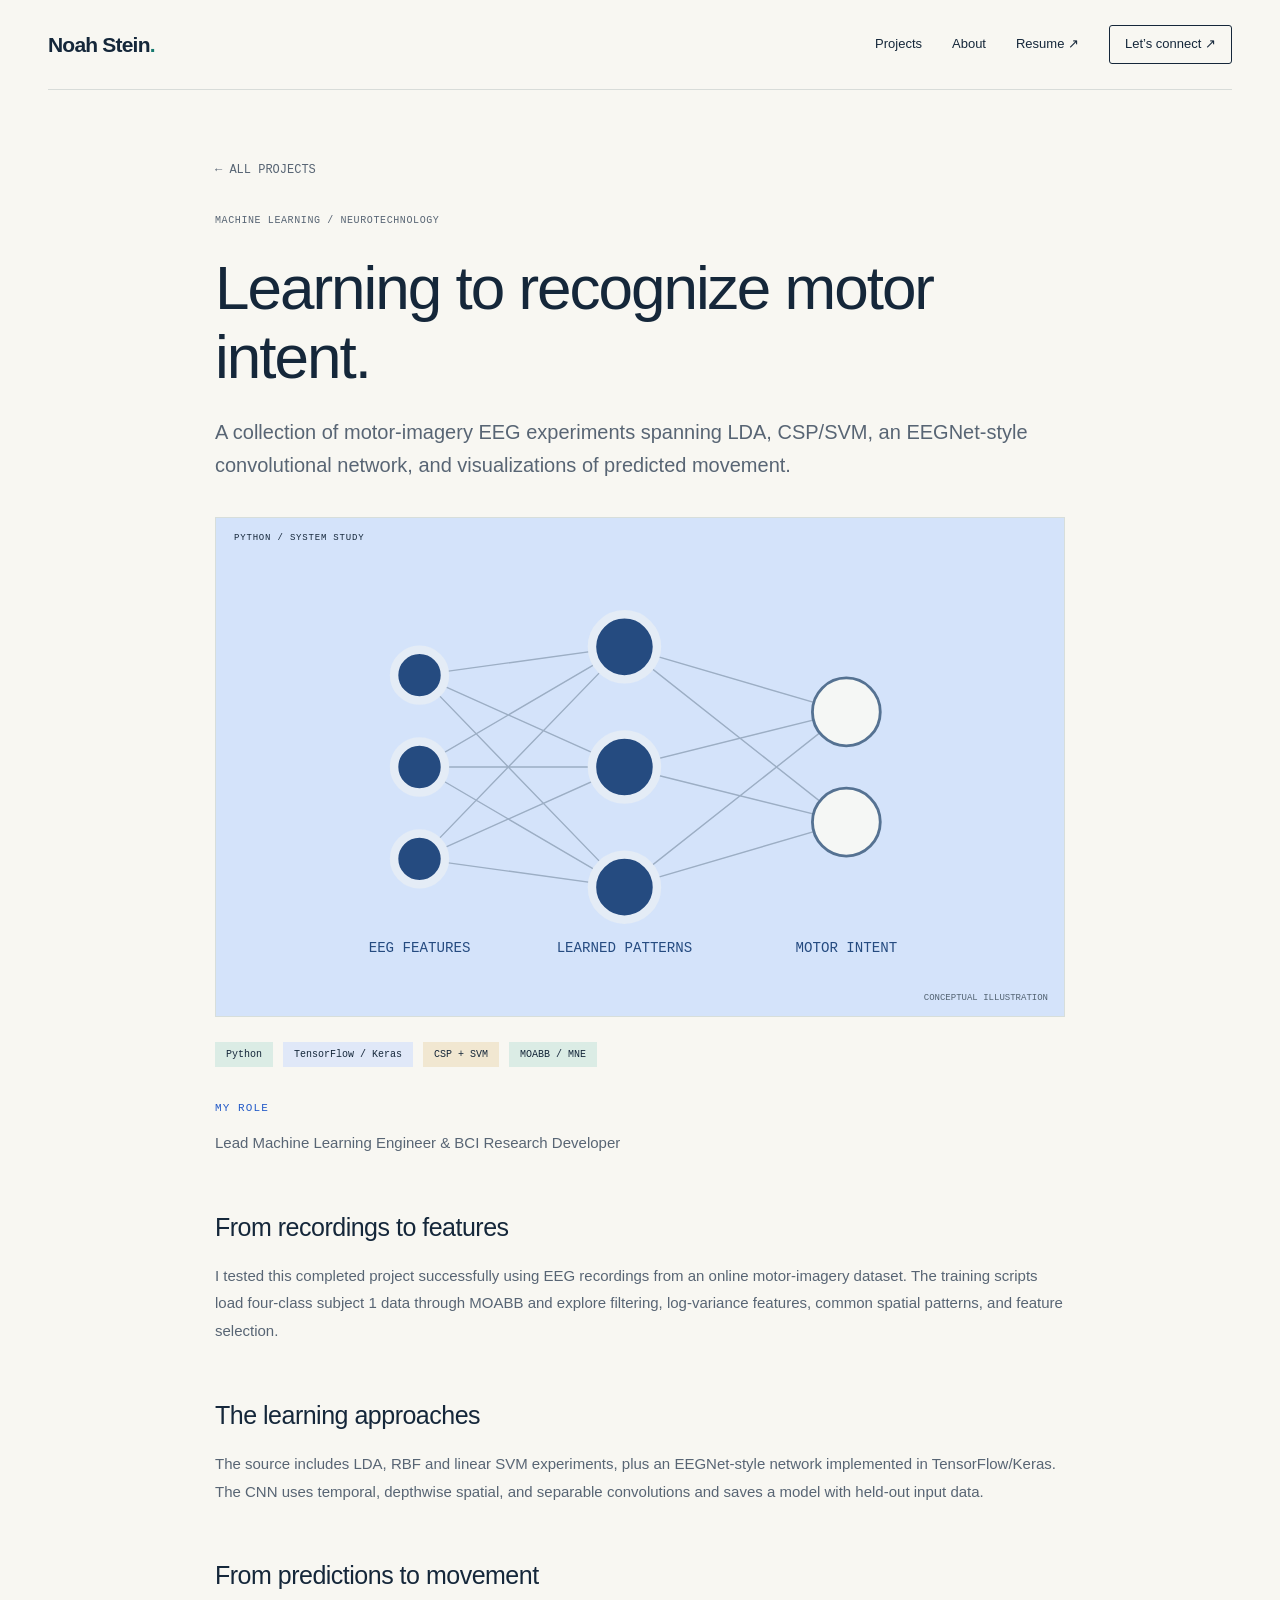
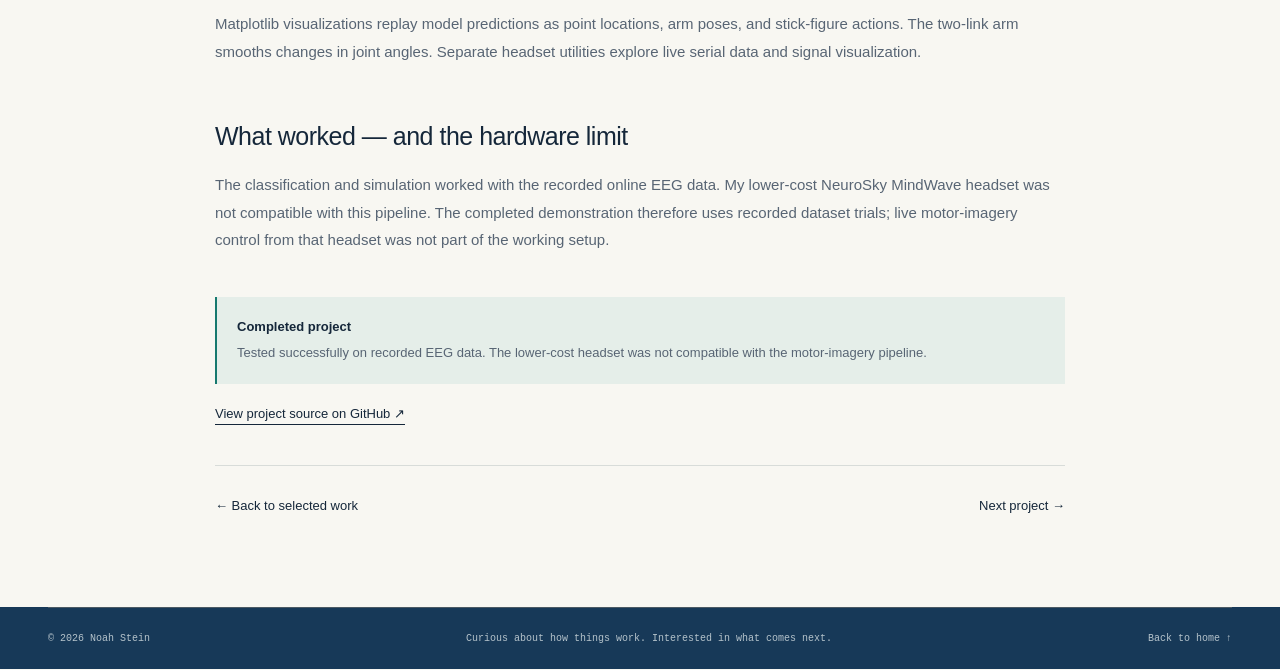
<file: motor-imagery-eeg.html>
<!doctype html>
<html lang="en">
  <head>
    <meta charset="utf-8">
    <meta name="viewport" content="width=device-width, initial-scale=1">
    <meta name="robots" content="index,follow">
    <meta name="description" content="Noah Stein — Computer Engineer. Projects in embedded systems, neurotechnology, machine learning, and digital design.">
    <meta name="theme-color" content="#15273a">
    <title>Motor-imagery EEG &amp; prosthetic simulation | Noah Stein</title>
    <link rel="icon" href="favicon.svg" type="image/svg+xml">
    <link rel="stylesheet" href="styles.css">
    <script src="app.js" defer></script>
  </head>
  <body>
    <a class="skip" href="#main">Skip to content</a>
    <header class="wrap">
      <nav class="nav" aria-label="Main navigation">
        <a class="brand" href="index.html">Noah Stein<span>.</span></a>
        <div class="nav-links">
          <a href="index.html#projects">Projects</a><a href="index.html#about">About</a><a href="Noah-Stein-Resume.pdf" target="_blank" rel="noopener">Resume ↗</a><a class="contact-link" href="index.html#contact">Let’s connect ↗</a>
        </div>
      </nav>
    </header>
    <main id="main" class="wrap">
      <article class="project-page">
        <a class="back" href="index.html#projects">← ALL PROJECTS</a>
        <div class="project-meta" style="margin-top:35px">
          Machine learning / Neurotechnology
        </div>
        <h1>Learning to recognize motor intent.</h1>
        <p class="lede">A collection of motor-imagery EEG experiments spanning LDA, CSP/SVM, an EEGNet-style convolutional network, and visualizations of predicted movement.</p>
        <div class="project-art ml">
          <span class="art-tag">PYTHON / SYSTEM STUDY</span><svg xmlns="http://www.w3.org/2000/svg" viewBox="0 0 600 350" role="img" aria-label="Illustration of EEG inputs, learned patterns, and motor imagery predictions; not the exact network architecture"><g stroke="#9caec4" stroke-width="1" fill="none"><path d="M144 110L289 90M144 110L289 175M144 110L289 260M144 175L289 90M144 175L289 175M144 175L289 260M144 240L289 90M144 240L289 175M144 240L289 260M289 90L446 136M289 175L446 136M289 260L446 136M289 90L446 214M289 175L446 214M289 260L446 214"/></g><g fill="#254b80" stroke="#e4ecf6" stroke-width="6"><circle cx="144" cy="110" r="18"/><circle cx="144" cy="175" r="18"/><circle cx="144" cy="240" r="18"/><circle cx="289" cy="90" r="23"/><circle cx="289" cy="175" r="23"/><circle cx="289" cy="260" r="23"/></g><g fill="#f5f7f5" stroke="#557292" stroke-width="2"><circle cx="446" cy="136" r="24"/><circle cx="446" cy="214" r="24"/></g><g fill="#254b80" font-family="monospace" font-size="10" text-anchor="middle"><text x="144" y="306">EEG FEATURES</text><text x="289" y="306">LEARNED PATTERNS</text><text x="446" y="306">MOTOR INTENT</text></g></svg>
          <span class="art-note">CONCEPTUAL ILLUSTRATION</span>
        </div>
        <div class="detail-meta">
          <span>Python</span><span>TensorFlow / Keras</span><span>CSP + SVM</span><span>MOABB / MNE</span>
        </div>
        <div class="detail-body">
          <section>
            <div class="section-number">
              MY ROLE
            </div>
            <p>Lead Machine Learning Engineer & BCI Research Developer</p>
          </section>
          <section>
            <h2>From recordings to features</h2>
            <p>I tested this completed project successfully using EEG recordings from an online motor-imagery dataset. The training scripts load four-class subject 1 data through MOABB and explore filtering, log-variance features, common spatial patterns, and feature selection.</p>
          </section>
          <section>
            <h2>The learning approaches</h2>
            <p>The source includes LDA, RBF and linear SVM experiments, plus an EEGNet-style network implemented in TensorFlow/Keras. The CNN uses temporal, depthwise spatial, and separable convolutions and saves a model with held-out input data.</p>
          </section>
          <section>
            <h2>From predictions to movement</h2>
            <p>Matplotlib visualizations replay model predictions as point locations, arm poses, and stick-figure actions. The two-link arm smooths changes in joint angles. Separate headset utilities explore live serial data and signal visualization.</p>
          </section>
          <section>
            <h2>What worked — and the hardware limit</h2>
            <p>The classification and simulation worked with the recorded online EEG data. My lower-cost NeuroSky MindWave headset was not compatible with this pipeline. The completed demonstration therefore uses recorded dataset trials; live motor-imagery control from that headset was not part of the working setup.</p>
          </section>
        </div>
        <aside class="project-status">
          <strong>Completed project</strong>Tested successfully on recorded EEG data. The lower-cost headset was not compatible with the motor-imagery pipeline.
        </aside>
        <p><a class="text-link" href="https://github.com/nakosa6292/motor-imagery-eeg" target="_blank" rel="noopener">View project source on GitHub ↗</a></p>
        <div class="detail-next">
          <a href="index.html#projects">← Back to selected work</a><a href="out-of-order-processor.html">Next project →</a>
        </div>
      </article>
    </main>
    <footer class="footer">
      <div class="wrap">
        <span>© 2026 Noah Stein</span><span>Curious about how things work. Interested in what comes next.</span><a href="index.html">Back to home ↑</a>
      </div>
    </footer>
  </body>
</html>
</file>
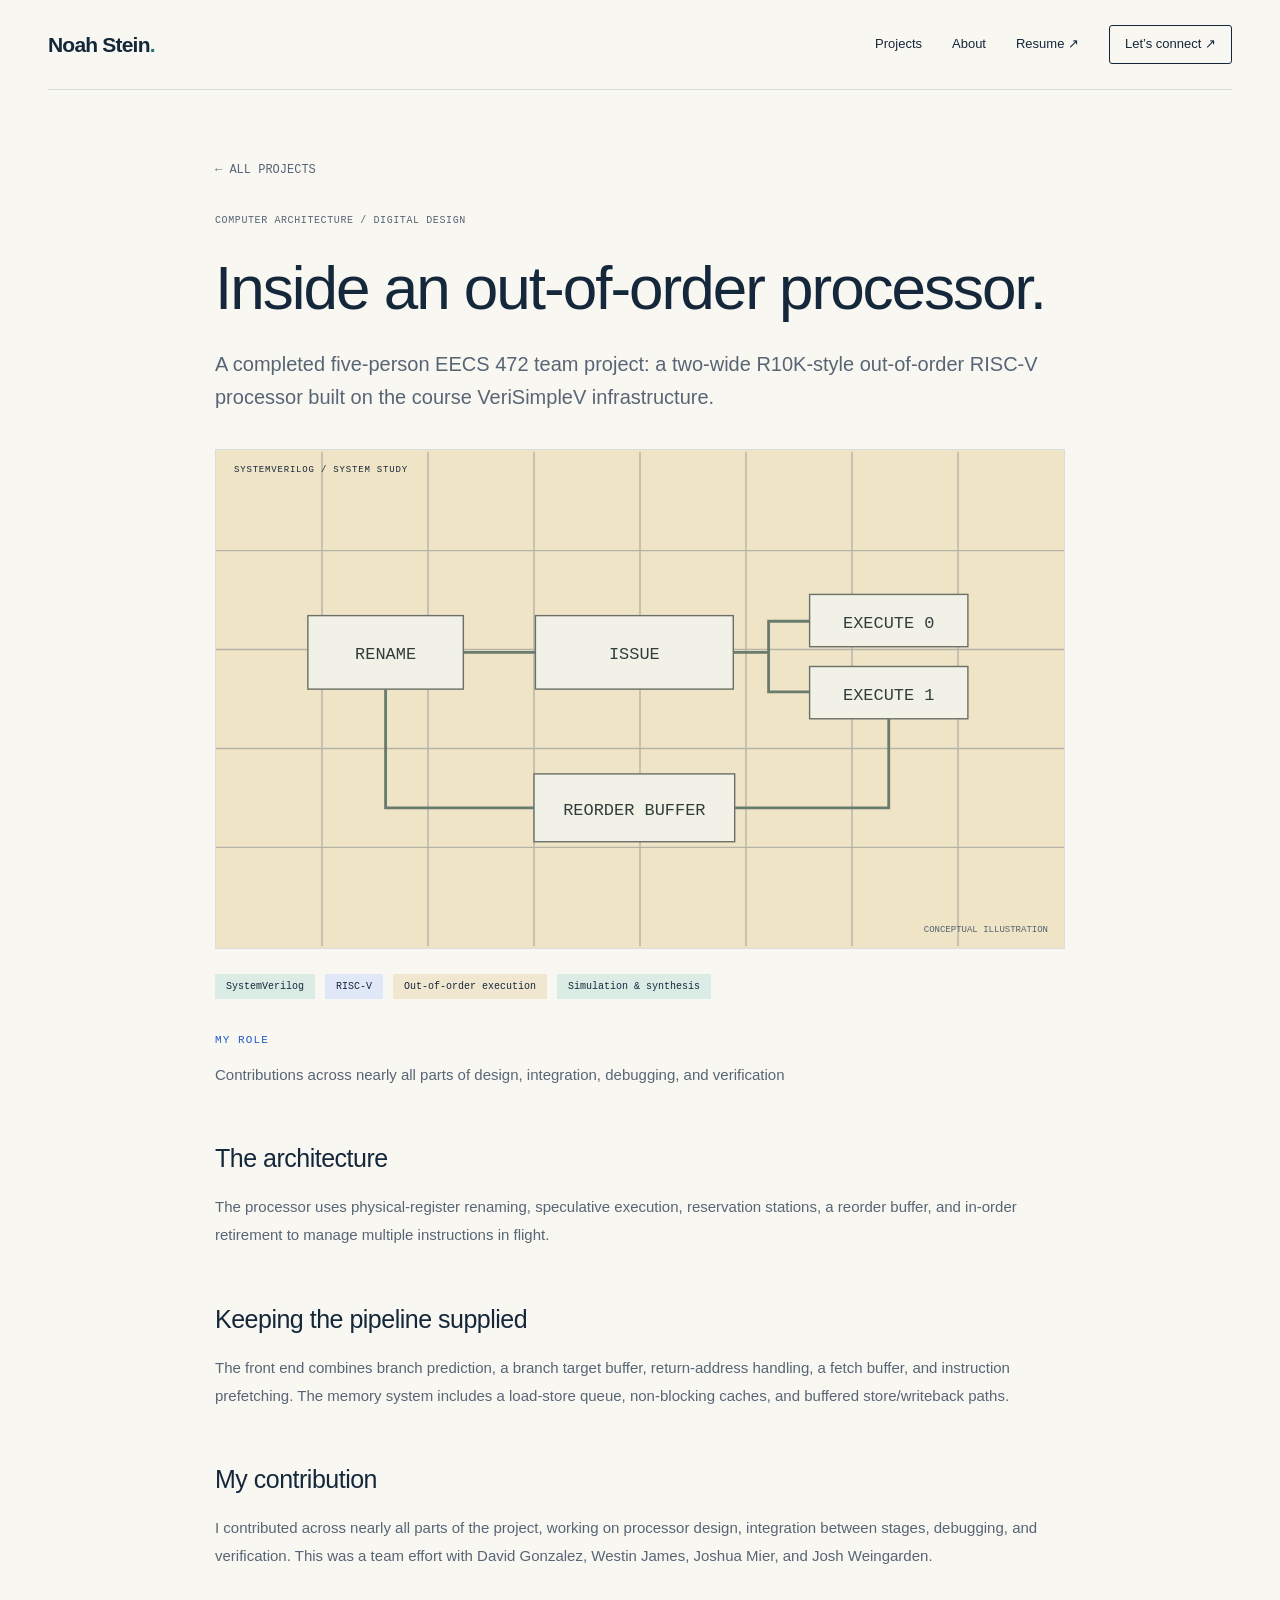
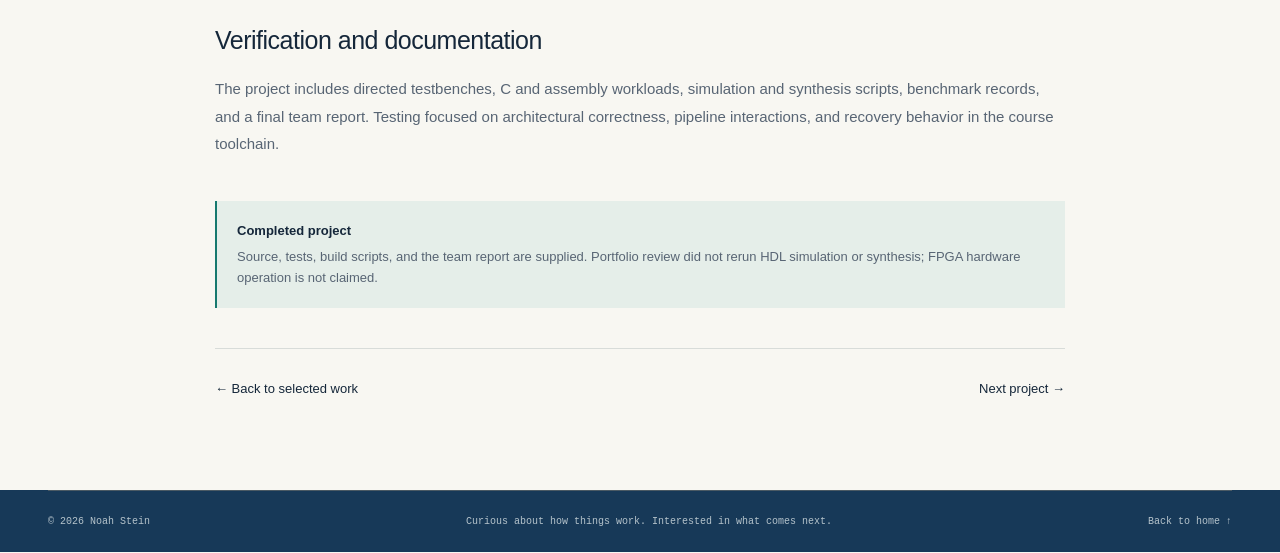
<file: out-of-order-processor.html>
<!doctype html>
<html lang="en">
  <head>
    <meta charset="utf-8">
    <meta name="viewport" content="width=device-width, initial-scale=1">
    <meta name="robots" content="index,follow">
    <meta name="description" content="Noah Stein — Computer Engineer. Projects in embedded systems, neurotechnology, machine learning, and digital design.">
    <meta name="theme-color" content="#15273a">
    <title>2-wide out-of-order processor | Noah Stein</title>
    <link rel="icon" href="favicon.svg" type="image/svg+xml">
    <link rel="stylesheet" href="styles.css">
    <script src="app.js" defer></script>
  </head>
  <body>
    <a class="skip" href="#main">Skip to content</a>
    <header class="wrap">
      <nav class="nav" aria-label="Main navigation">
        <a class="brand" href="index.html">Noah Stein<span>.</span></a>
        <div class="nav-links">
          <a href="index.html#projects">Projects</a><a href="index.html#about">About</a><a href="Noah-Stein-Resume.pdf" target="_blank" rel="noopener">Resume ↗</a><a class="contact-link" href="index.html#contact">Let’s connect ↗</a>
        </div>
      </nav>
    </header>
    <main id="main" class="wrap">
      <article class="project-page">
        <a class="back" href="index.html#projects">← ALL PROJECTS</a>
        <div class="project-meta" style="margin-top:35px">
          Computer architecture / Digital design
        </div>
        <h1>Inside an out-of-order processor.</h1>
        <p class="lede">A completed five-person EECS 472 team project: a two-wide R10K-style out-of-order RISC-V processor built on the course VeriSimpleV infrastructure.</p>
        <div class="project-art cpu">
          <span class="art-tag">SYSTEMVERILOG / SYSTEM STUDY</span><svg xmlns="http://www.w3.org/2000/svg" viewBox="0 0 600 350" role="img" aria-label="Simplified processor concept showing renaming, issue, parallel execution and reorder buffer"><g fill="none" stroke="#b5b3a8" stroke-width="1"><path d="M0 70H600M0 140H600M0 210H600M0 280H600M75 0V350M150 0V350M225 0V350M300 0V350M375 0V350M450 0V350M525 0V350"/></g><g stroke="#6b7068" fill="#f2f1e8"><rect x="65" y="116" width="110" height="52"/><rect x="226" y="116" width="140" height="52"/><rect x="420" y="101" width="112" height="37"/><rect x="420" y="152" width="112" height="37"/><rect x="225" y="228" width="142" height="48"/></g><g fill="#303e39" font-family="monospace" font-size="12" text-anchor="middle"><text x="120" y="147">RENAME</text><text x="296" y="147">ISSUE</text><text x="476" y="125">EXECUTE 0</text><text x="476" y="176">EXECUTE 1</text><text x="296" y="257">REORDER BUFFER</text></g><g fill="none" stroke="#687b6c" stroke-width="2"><path d="M175 142H226M366 142H391V120H420M391 142V170H420M476 189V252H367M225 252H120V168"/></g></svg>
          <span class="art-note">CONCEPTUAL ILLUSTRATION</span>
        </div>
        <div class="detail-meta">
          <span>SystemVerilog</span><span>RISC-V</span><span>Out-of-order execution</span><span>Simulation &amp; synthesis</span>
        </div>
        <div class="detail-body">
          <section>
            <div class="section-number">
              MY ROLE
            </div>
            <p>Contributions across nearly all parts of design, integration, debugging, and verification</p>
          </section>
          <section>
            <h2>The architecture</h2>
            <p>The processor uses physical-register renaming, speculative execution, reservation stations, a reorder buffer, and in-order retirement to manage multiple instructions in flight.</p>
          </section>
          <section>
            <h2>Keeping the pipeline supplied</h2>
            <p>The front end combines branch prediction, a branch target buffer, return-address handling, a fetch buffer, and instruction prefetching. The memory system includes a load-store queue, non-blocking caches, and buffered store/writeback paths.</p>
          </section>
          <section>
            <h2>My contribution</h2>
            <p>I contributed across nearly all parts of the project, working on processor design, integration between stages, debugging, and verification. This was a team effort with David Gonzalez, Westin James, Joshua Mier, and Josh Weingarden.</p>
          </section>
          <section>
            <h2>Verification and documentation</h2>
            <p>The project includes directed testbenches, C and assembly workloads, simulation and synthesis scripts, benchmark records, and a final team report. Testing focused on architectural correctness, pipeline interactions, and recovery behavior in the course toolchain.</p>
          </section>
        </div>
        <aside class="project-status">
          <strong>Completed project</strong>Source, tests, build scripts, and the team report are supplied. Portfolio review did not rerun HDL simulation or synthesis; FPGA hardware operation is not claimed.
        </aside>
        <div class="detail-next">
          <a href="index.html#projects">← Back to selected work</a><a href="digital-circuit-design.html">Next project →</a>
        </div>
      </article>
    </main>
    <footer class="footer">
      <div class="wrap">
        <span>© 2026 Noah Stein</span><span>Curious about how things work. Interested in what comes next.</span><a href="index.html">Back to home ↑</a>
      </div>
    </footer>
  </body>
</html>
</file>
<file: styles.css>
@charset "UTF-8";
:root{--paper:#f6f5f0;--ink:#15273a;--muted:#586574;--line:#d8dcd9;--blue:#234ec6;--mint:#cce6d8;--serif:Georgia,'Times New Roman',serif;--sans:Arial,Helvetica,sans-serif}*{box-sizing:border-box}html{scroll-behavior:smooth;scroll-padding-top:90px}body{margin:0;background:var(--paper);color:var(--ink);font-family:var(--sans);font-size:16px;line-height:1.6}a{color:inherit;text-decoration:none}button{font:inherit}a,button{touch-action:manipulation}a:focus-visible,button:focus-visible,summary:focus-visible{outline:3px solid var(--blue);outline-offset:6px}.skip{position:absolute;left:20px;top:-100px;padding:10px;background:white;z-index:5}.skip:focus{top:10px}.wrap{width:min(1220px,calc(100% - 96px));margin:auto}.review-bar{background:var(--ink);color:#e6ecef;text-align:center;padding:7px 18px;font:11px/1.5 monospace;letter-spacing:.04em}.review-bar a{text-decoration:underline;text-underline-offset:3px}.nav{display:flex;align-items:center;justify-content:space-between;padding:25px 0;border-bottom:1px solid var(--line);gap:25px}.brand{font-weight:700;font-size:21px;letter-spacing:-.8px}.brand span{color:var(--blue)}.nav-links{display:flex;gap:30px;align-items:center;font-size:13px}.nav-links a:hover,.text-link:hover{color:var(--blue)}.nav-links .contact-link{border:1px solid var(--ink);border-radius:3px;padding:8px 15px}.hero{padding:86px 0 65px;display:grid;grid-template-columns:1.15fr .85fr;gap:55px;align-items:center}.eyebrow{font:11px/1.6 monospace;letter-spacing:.12em;text-transform:uppercase;display:flex;align-items:center;gap:9px}.dot{height:7px;width:7px;border-radius:100%;background:var(--blue);display:inline-block}.hero h1{font-size:clamp(58px,6.1vw,86px);font-weight:500;letter-spacing:-5px;line-height:1.03;margin:25px 0}.hero h1 em{font-family:var(--serif);font-weight:400;color:var(--blue);letter-spacing:-4px}.intro{max-width:485px;color:var(--muted);font-size:17px;line-height:1.8}.actions{display:flex;gap:25px;align-items:center;margin-top:30px;flex-wrap:wrap}.button{display:inline-flex;align-items:center;justify-content:space-between;gap:35px;background:var(--ink);color:white;border:1px solid var(--ink);padding:13px 21px;border-radius:3px;font-size:13px}.button:hover{background:var(--blue);border-color:var(--blue)}.text-link{font-size:13px;border-bottom:1px solid var(--ink);padding-bottom:3px}.hero-art{position:relative;background:#e8ecea;border:1px solid #d6ddd9;aspect-ratio:1.03;overflow:hidden;border-radius:2px}.hero-art:before{content:'';position:absolute;inset:0;background-image:linear-gradient(#d5deda88 1px,transparent 1px),linear-gradient(90deg,#d5deda88 1px,transparent 1px);background-size:25px 25px}.hero-art svg{position:absolute;inset:0;width:100%;height:100%}.art-caption{position:absolute;left:22px;right:22px;bottom:18px;display:flex;justify-content:space-between;font:9px monospace;letter-spacing:.08em}.art-label{position:absolute;top:20px;left:22px;font:10px monospace;letter-spacing:.1em}.coordinates{position:absolute;top:17px;right:22px;font-size:21px}.disciplines{border-top:1px solid var(--line);border-bottom:1px solid var(--line);display:flex;justify-content:space-between;gap:18px;padding:19px 0;font-size:11px;letter-spacing:.07em;text-transform:uppercase}.disciplines span+span:before{content:'+';color:#8e9a9f;margin-right:30px}.section{padding:84px 0}.section-head{display:flex;align-items:end;justify-content:space-between;gap:25px;margin-bottom:36px}.section-number{font:11px monospace;color:var(--blue);letter-spacing:.1em;margin-bottom:12px}.section-head h2,.about h2,.contact h2{font-size:45px;line-height:1.15;font-weight:400;letter-spacing:-1.8px;margin:0}.section-head p{max-width:320px;color:var(--muted);font-size:14px;margin:0}.filters{display:flex;flex-wrap:wrap;gap:8px;margin-bottom:28px}.filter{border:1px solid #ccd3d2;background:transparent;border-radius:30px;font-size:11px;padding:8px 16px;cursor:pointer;color:var(--ink)}.filter[aria-pressed=true]{background:var(--ink);color:white;border-color:var(--ink)}.filter:hover{border-color:var(--blue)}.project-grid{display:grid;grid-template-columns:1fr 1fr;gap:42px 32px}.project-card[hidden]{display:none}.project-art{aspect-ratio:1.7;position:relative;overflow:hidden;border:1px solid #d7dedb}.project-art svg{width:100%;height:100%;transition:transform .35s}.project-card:hover .project-art svg{transform:scale(1.025)}.project-art.bci{background:#dce9e0}.project-art.ml{background:#dce5ef}.project-art.cpu{background:#e2dfd7}.project-art.circuit{background:#e7e2eb}.art-tag{position:absolute;left:18px;top:15px;font:9px monospace;letter-spacing:.09em}.art-note{position:absolute;right:16px;bottom:13px;font:9px monospace;color:#526271}.project-meta{font:10px monospace;color:var(--muted);text-transform:uppercase;letter-spacing:.06em;margin-top:19px}.project-title{display:flex;align-items:center;justify-content:space-between;gap:16px;font-size:23px;font-weight:400;letter-spacing:-.6px;margin:8px 0}.arrow{font-size:25px;font-weight:400}.project-card p{font-size:14px;line-height:1.7;color:var(--muted);margin:0;max-width:470px}.project-card .read-link{margin-top:15px;display:inline-block;font-size:12px;border-bottom:1px solid var(--line)}.no-results{color:var(--muted)}.archive-link{margin-top:40px;padding:20px 0;border-top:1px solid var(--line);border-bottom:1px solid var(--line);display:flex;justify-content:space-between;align-items:center;font-size:13px}.archive-link span{font-size:11px;color:var(--muted)}.about-shell{background:#eceee8;border-top:1px solid var(--line);border-bottom:1px solid var(--line)}.about{display:grid;grid-template-columns:.8fr 1.2fr;gap:85px}.about-photo{background:#d9dfd8;min-height:375px;position:relative;display:flex;align-items:center;justify-content:center;overflow:hidden;border:1px solid #cbd2ca}.photo-type{font-family:var(--serif);font-style:italic;font-size:170px;letter-spacing:-15px;color:#6a7c6a;line-height:1}.photo-caption{position:absolute;left:24px;bottom:19px;font:10px/1.6 monospace;color:#3a4e40}.photo-plus{position:absolute;top:22px;right:26px;font-size:24px;color:#6a7c6a}.about h2{margin-bottom:25px}.about-copy p{color:var(--muted);font-size:15px;line-height:1.85}.about .signature{font:italic 30px var(--serif);color:var(--ink);margin:24px 0 0}.beyond{display:grid;grid-template-columns:repeat(3,1fr);gap:32px;border-top:1px solid #cdd4cc;padding-top:28px;margin-top:50px}.beyond h3{font-size:13px;font-weight:500;margin:0 0 7px}.beyond p{font-size:12px;line-height:1.7;color:var(--muted);margin:0}.beyond .symbol{font-family:var(--serif);font-size:25px;margin-bottom:15px;display:block}.background{display:grid;grid-template-columns:1fr 2fr;gap:90px}.background h2{font-size:30px;font-weight:400;letter-spacing:-1px;margin-top:0}.background-row{display:grid;grid-template-columns:1fr 1fr;border-top:1px solid var(--line);padding:22px 0;gap:25px}.background-row h3{font-size:14px;margin:0 0 6px;font-weight:500}.background-row p{font-size:13px;color:var(--muted);margin:0}.background-row .date{text-align:right;font:11px monospace;color:var(--muted)}.tool-list{line-height:2!important}.contact-shell{background:var(--ink);color:#f2f4f1}.contact{display:grid;grid-template-columns:1.1fr .9fr;gap:70px;align-items:center}.contact .section-number{color:#c1d3ff}.contact h2{font-size:52px;margin-bottom:20px}.contact p{color:#bcc7cc;max-width:450px;font-size:14px}.contact-links{display:flex;flex-direction:column}.contact-links a{display:flex;justify-content:space-between;border-bottom:1px solid #4b5a64;padding:19px 0;font-size:16px}.contact-links a:hover{color:#b9d5f5}.footer{background:var(--ink);color:#b5c3cb;font:10px/1.7 monospace}.footer .wrap{display:flex;justify-content:space-between;gap:25px;padding:22px 0;border-top:1px solid #4b5a64}.project-page{max-width:850px;margin:65px auto 90px}.back{font:12px monospace;color:var(--muted)}.project-page h1{font-size:clamp(38px,5vw,62px);letter-spacing:-2px;line-height:1.1;font-weight:400;margin:28px 0 25px}.project-page .lede{font-size:20px;color:var(--muted);line-height:1.65}.project-page .project-art{margin:35px 0 25px}.detail-meta{display:flex;flex-wrap:wrap;gap:10px;margin-bottom:35px}.detail-meta span{font:10px monospace;padding:7px 11px;background:#e6e9e4}.detail-body{display:grid;grid-template-columns:1fr;gap:22px}.detail-body h2{font-size:25px;font-weight:400;letter-spacing:-.5px;margin:13px 0}.detail-body p,.detail-body li{font-size:15px;color:var(--muted);line-height:1.85}.detail-body ul{padding-left:20px}.project-status{margin-top:28px;padding:20px;border-left:2px solid var(--blue);background:#e9ede8;font-size:13px;color:var(--muted)}.project-status strong{display:block;color:var(--ink);margin-bottom:5px}.detail-next{display:flex;justify-content:space-between;border-top:1px solid var(--line);padding-top:30px;margin-top:40px;font-size:13px}.review-page{max-width:900px;margin:65px auto}.review-page h1{font-size:48px;letter-spacing:-2px;font-weight:400}.review-page h2{font-size:25px;font-weight:400;margin-top:40px}.review-page table{border-collapse:collapse;width:100%;font-size:13px}.review-page td,.review-page th{text-align:left;border-bottom:1px solid var(--line);padding:14px 12px;vertical-align:top}.review-page th{background:#e9ece5}.review-page li{margin-bottom:12px}.review-page code{font-size:12px;overflow-wrap:anywhere}.review-page details{border:1px solid var(--line);padding:18px;margin:15px 0}.review-page summary{cursor:pointer}.review-page pre{white-space:pre-wrap;overflow-wrap:anywhere;font-size:12px;line-height:1.7}.hidden{display:none!important}
@media(min-width:1500px){.hero{padding-top:110px;padding-bottom:90px}}@media(max-width:950px){.wrap{width:calc(100% - 48px)}.hero{gap:30px;padding-top:60px}.hero h1{font-size:64px}.disciplines{font-size:9px;gap:12px}.disciplines span+span:before{margin-right:12px}.about{gap:40px}.background{gap:40px}.contact h2{font-size:43px}}@media(max-width:680px){.wrap{width:calc(100% - 36px)}.nav{padding:20px 0;gap:15px;align-items:start}.brand{font-size:20px;white-space:nowrap}.nav-links{gap:13px;font-size:11px;flex-wrap:wrap;justify-content:end;max-width:230px}.nav-links .contact-link{padding:0;border:none}.hero{grid-template-columns:1fr;padding:48px 0 35px;gap:40px}.hero h1{font-size:66px;letter-spacing:-4px;max-width:470px}.hero h1 em{letter-spacing:-3px}.intro{font-size:16px}.hero-art{aspect-ratio:1.2;max-height:390px}.disciplines{display:grid;grid-template-columns:1fr 1fr;font-size:9px;padding:18px 0;gap:11px}.disciplines span+span:before{content:none}.disciplines span:before{content:'+'!important;margin-right:8px!important;color:#819095}.section{padding:55px 0}.section-head{display:block}.section-head h2,.about h2{font-size:37px}.section-head p{margin-top:17px}.project-grid{grid-template-columns:1fr;gap:36px}.project-title{font-size:22px}.archive-link{gap:20px;align-items:start}.archive-link span{text-align:right;max-width:140px}.about{grid-template-columns:1fr;gap:30px}.about-photo{min-height:300px}.beyond{gap:20px;grid-template-columns:1fr;margin-top:35px}.beyond>div{display:grid;grid-template-columns:30px 1fr;gap:0 14px}.beyond .symbol{grid-row:span 2;margin:0}.background{grid-template-columns:1fr;gap:10px}.background-row{grid-template-columns:1fr}.background-row .date{text-align:left}.contact{grid-template-columns:1fr;gap:20px}.contact h2{font-size:43px}.footer .wrap{flex-direction:column;gap:5px}.project-page{margin:40px auto 60px}.project-page h1{font-size:40px}.project-page .lede{font-size:17px}.review-page{margin:40px auto}.review-page h1{font-size:37px}.review-page table{font-size:11px}.review-page td,.review-page th{padding:10px 5px}.detail-next{gap:20px}}
@media(prefers-reduced-motion:reduce){html{scroll-behavior:auto}*{transition:none!important}}

/* Subtle color accents, retaining the original editorial layout. */
:root{--blue:#245bc8;--teal:#16796f;--gold:#dfaa46;--paper:#f8f7f2}
.review-bar{background:#183b62}.brand span{color:var(--teal)}
.hero-art{background:linear-gradient(140deg,#dbeee5 0%,#e0eafa 65%,#eae1f2 100%);border-color:#bacfd8}
.button{background:var(--blue);border-color:var(--blue)}.button:hover{background:#1b4599;border-color:#1b4599}
.hero h1 em{color:var(--teal)}.eyebrow .dot{background:var(--gold);box-shadow:0 0 0 4px #dfaa461c}
.disciplines{border-top:2px solid #dfaa46}.disciplines span+span:before{color:var(--teal)}
.filter[aria-pressed=true]{background:var(--blue);border-color:var(--blue)}
.project-art.bci{background:#cce8da}.project-art.ml{background:#d4e3fa}.project-art.cpu{background:#f0e4c7}.project-art.circuit{background:#e4d9ef}
.project-card:nth-child(1) .read-link{border-color:#6cae94}.project-card:nth-child(2) .read-link{border-color:#6d99db}.project-card:nth-child(3) .read-link{border-color:#c99c4b}.project-card:nth-child(4) .read-link{border-color:#b590cc}
.about-shell{background:linear-gradient(115deg,#e4efe9,#eef0e9 65%,#f5ebd7)}
.about-photo{width:100%;max-width:420px;min-height:0;aspect-ratio:1;align-self:start;border:0;border-bottom:5px solid var(--gold);border-radius:4px;box-shadow:12px 12px 0 #c2dcd7}
.about-photo img{display:block;width:100%;height:100%;object-fit:cover}
.beyond>div:nth-child(1) .symbol{color:var(--teal)}.beyond>div:nth-child(2) .symbol{color:#a7701c}.beyond>div:nth-child(3) .symbol{color:var(--blue)}
.contact-shell{background:linear-gradient(120deg,#173958,#175b61)}.contact .section-number{color:#f0cc80}.footer{background:#173958}
.detail-meta span:nth-child(3n+1){background:#dbece5}.detail-meta span:nth-child(3n+2){background:#e0e8f8}.detail-meta span:nth-child(3n){background:#f1e7d1}
.project-status{background:#e5eee9;border-left-color:var(--teal)}.review-page th{background:#dde9ed}
</file>
